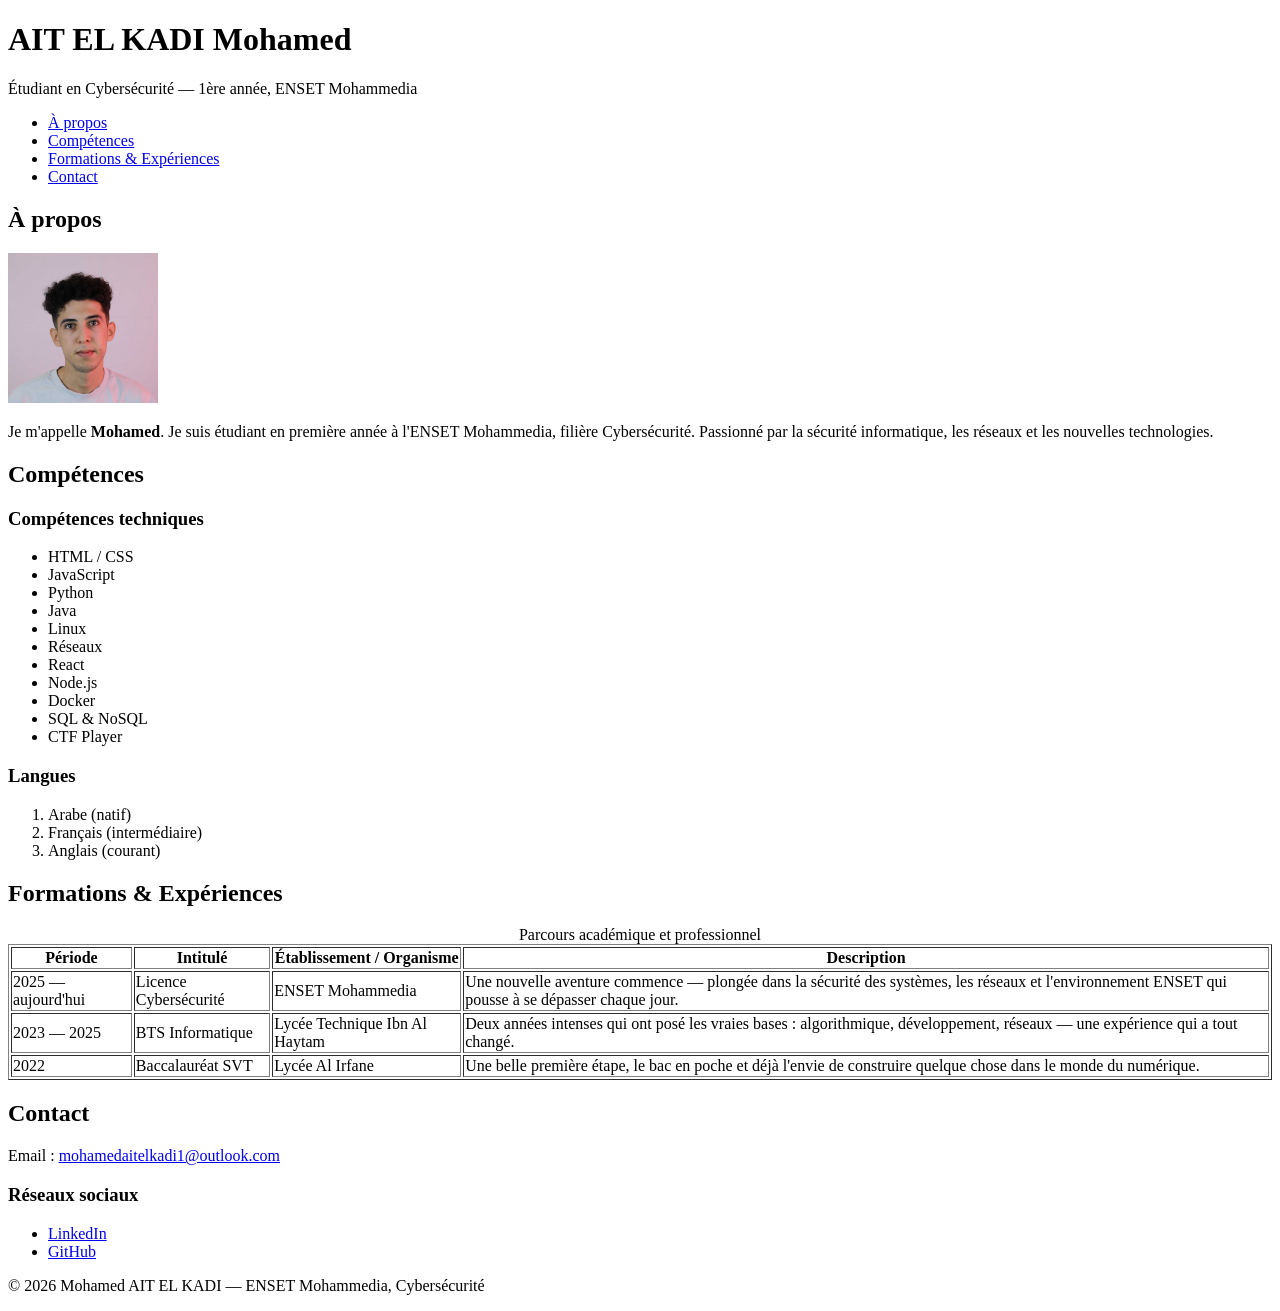
<file: tp1/index.html>
<!doctype html>
<html lang="fr">
  <head>
    <meta charset="UTF-8" />
    <meta name="viewport" content="width=device-width, initial-scale=1.0" />
    <title>AIT EL KADI Mohamed - CV Personnel</title>
  </head>
  <body>
    <header>
      <h1>AIT EL KADI Mohamed</h1>
      <p>Étudiant en Cybersécurité — 1ère année, ENSET Mohammedia</p>

      <nav>
        <ul>
          <li><a href="#apropos">À propos</a></li>
          <li><a href="#competences">Compétences</a></li>
          <li><a href="#formations">Formations &amp; Expériences</a></li>
          <li><a href="#contact">Contact</a></li>
        </ul>
      </nav>
    </header>

    <main>
      <section id="apropos">
        <h2>À propos</h2>
        <img
          src="./mohait-e.jpg"
          alt="Photo de profil de MOHAMED AIT EL KADI"
          width="150"
          height="150"
        />
        <p>
          Je m'appelle <strong>Mohamed</strong>. Je suis étudiant en première
          année à l'ENSET Mohammedia, filière Cybersécurité. Passionné par la
          sécurité informatique, les réseaux et les nouvelles technologies.
        </p>
      </section>

      <section id="competences">
        <h2>Compétences</h2>

        <h3>Compétences techniques</h3>
        <ul>
          <li>HTML / CSS</li>
          <li>JavaScript</li>
          <li>Python</li>
          <li>Java</li>
          <li>Linux</li>
          <li>Réseaux</li>
          <li>React</li>
          <li>Node.js</li>
          <li>Docker</li>
          <li>SQL &amp; NoSQL</li>
          <li>CTF Player</li>
        </ul>

        <h3>Langues</h3>
        <ol>
          <li>Arabe (natif)</li>
          <li>Français (intermédiaire)</li>
          <li>Anglais (courant)</li>
        </ol>
      </section>

      <section id="formations">
        <h2>Formations &amp; Expériences</h2>

        <table border="1px">
          <caption>
            Parcours académique et professionnel
          </caption>
          <thead>
            <tr>
              <th scope="col">Période</th>
              <th scope="col">Intitulé</th>
              <th scope="col">Établissement / Organisme</th>
              <th scope="col">Description</th>
            </tr>
          </thead>
          <tbody>
            <tr>
              <td>2025 — aujourd'hui</td>
              <td>Licence Cybersécurité</td>
              <td>ENSET Mohammedia</td>
              <td>
                Une nouvelle aventure commence — plongée dans la sécurité des
                systèmes, les réseaux et l'environnement ENSET qui pousse à se
                dépasser chaque jour.
              </td>
            </tr>
            <tr>
              <td>2023 — 2025</td>
              <td>BTS Informatique</td>
              <td>Lycée Technique Ibn Al Haytam</td>
              <td>
                Deux années intenses qui ont posé les vraies bases :
                algorithmique, développement, réseaux — une expérience qui a
                tout changé.
              </td>
            </tr>
            <tr>
              <td>2022</td>
              <td>Baccalauréat SVT</td>
              <td>Lycée Al Irfane</td>
              <td>
                Une belle première étape, le bac en poche et déjà l'envie de
                construire quelque chose dans le monde du numérique.
              </td>
            </tr>
          </tbody>
        </table>
      </section>

      <section id="contact">
        <h2>Contact</h2>
        <p>
          Email :
          <a href="mailto:mohamedaitelkadi1@outlook.com"
            >mohamedaitelkadi1@outlook.com</a
          >
        </p>

        <h3>Réseaux sociaux</h3>
        <ul>
          <li>
            <a
              href="https://www.linkedin.com/in/mohamed-ait-el-kadi-a4560124b/"
              target="_blank"
              rel="noopener noreferrer"
            >
              LinkedIn
            </a>
          </li>
          <li>
            <a
              href="https://github.com/MohamedKadi"
              target="_blank"
              rel="noopener noreferrer"
            >
              GitHub
            </a>
          </li>
        </ul>
      </section>
    </main>

    <footer>
      <p>&copy; 2026 Mohamed AIT EL KADI — ENSET Mohammedia, Cybersécurité</p>
    </footer>
  </body>
</html>
</file>
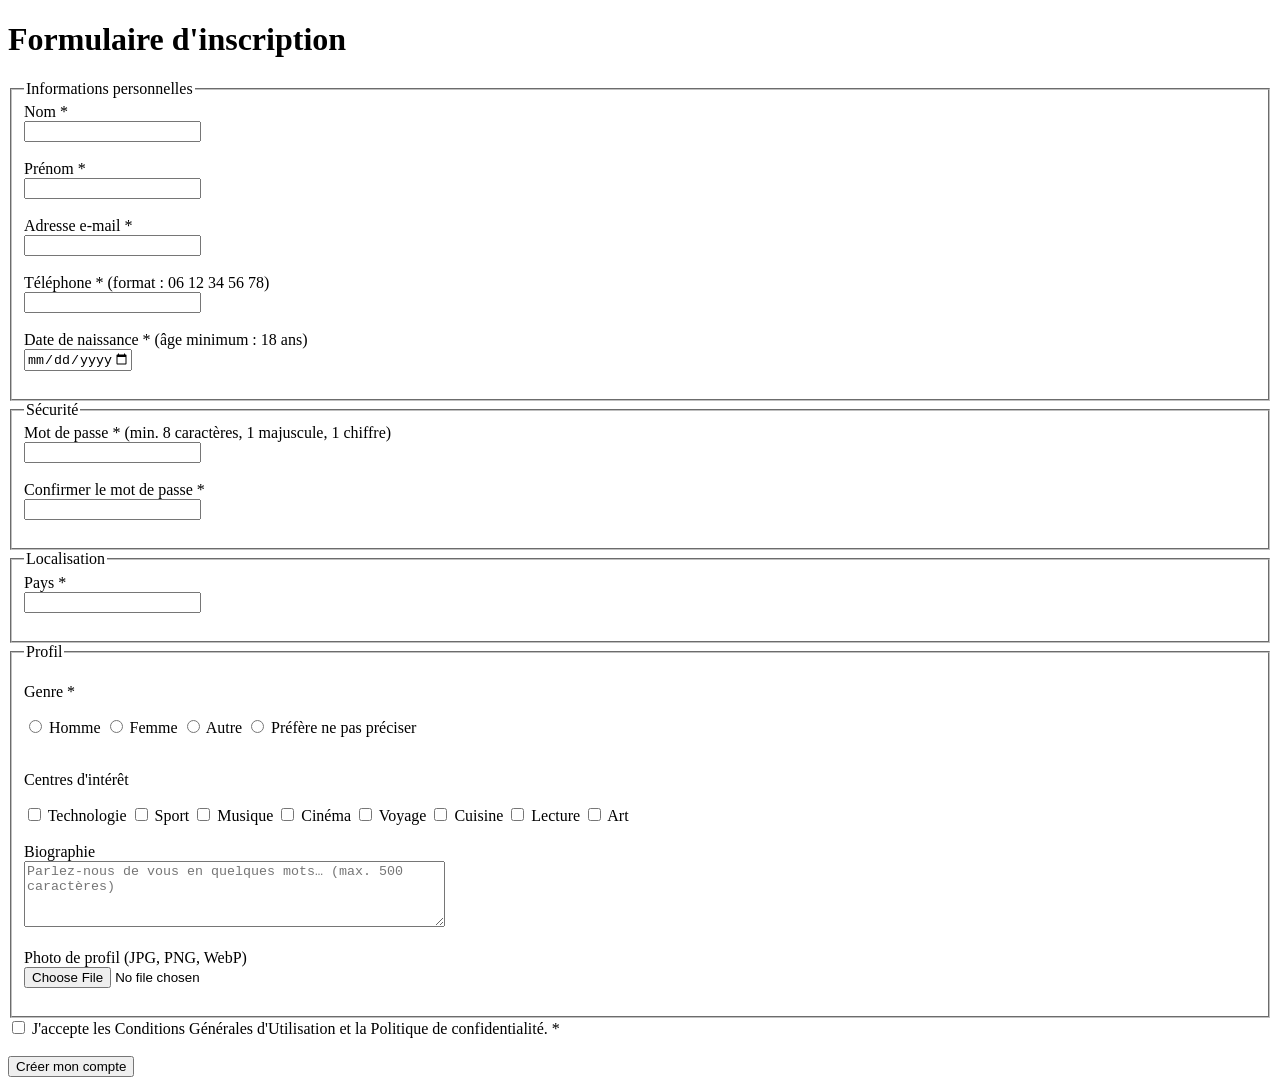
<file: tp2/index.html>
<!doctype html>
<html lang="fr">
  <head>
    <meta charset="UTF-8" />
    <meta name="viewport" content="width=device-width, initial-scale=1.0" />
    <title>Formulaire d'inscription</title>
  </head>
  <body>
    <h1>Formulaire d'inscription</h1>

    <form id="registrationForm" novalidate>
      <fieldset>
        <legend>Informations personnelles</legend>

        <label for="nom">Nom *</label><br />
        <input
          type="text"
          id="nom"
          name="nom"
          autocomplete="family-name"
          required
          minlength="2"
          maxlength="50"
          pattern="[A-Za-zÀ-ÿ\-' ]+"
          title="Veuillez saisir votre nom (lettres uniquement)."
        /><br /><br />

        <label for="prenom">Prénom *</label><br />
        <input
          type="text"
          id="prenom"
          name="prenom"
          autocomplete="given-name"
          required
          minlength="2"
          maxlength="50"
          pattern="[A-Za-zÀ-ÿ\-' ]+"
          title="Veuillez saisir votre prénom (lettres uniquement)."
        /><br /><br />

        <label for="email">Adresse e-mail *</label><br />
        <input
          type="email"
          id="email"
          name="email"
          autocomplete="email"
          required
          title="Veuillez saisir une adresse e-mail valide."
        /><br /><br />

        <label for="telephone">Téléphone * (format : 06 12 34 56 78)</label
        ><br />
        <input
          type="tel"
          id="telephone"
          name="telephone"
          autocomplete="tel"
          required
          pattern="(0|\+33)[1-9]([-. ]?[0-9]{2}){4}"
          title="Format invalide. Exemple : 06 12 34 56 78 ou +33 6 12 34 56 78"
        /><br /><br />

        <label for="ddn">Date de naissance * (âge minimum : 18 ans)</label
        ><br />
        <input
          type="date"
          id="ddn"
          name="date_naissance"
          autocomplete="bday"
          required
          title="Vous devez avoir au moins 18 ans."
        /><br /><br />
      </fieldset>

      <fieldset>
        <legend>Sécurité</legend>

        <label for="password"
          >Mot de passe * (min. 8 caractères, 1 majuscule, 1 chiffre)</label
        ><br />
        <input
          type="password"
          id="password"
          name="password"
          autocomplete="new-password"
          required
          minlength="8"
          pattern="(?=.*[A-Z])(?=.*[0-9]).{8,}"
          title="Min. 8 caractères avec au moins 1 majuscule et 1 chiffre."
        /><br /><br />

        <label for="password2">Confirmer le mot de passe *</label><br />
        <input
          type="password"
          id="password2"
          name="password_confirm"
          autocomplete="new-password"
          required
        /><br /><br />
      </fieldset>

      <fieldset>
        <legend>Localisation</legend>

        <label for="pays">Pays *</label><br />
        <input
          list="pays-list"
          id="pays"
          name="pays"
          autocomplete="country-name"
          required
          title="Veuillez sélectionner ou saisir votre pays."
        />
        <datalist id="pays-list">
          <option value="France"></option>
          <option value="Maroc"></option>
          <option value="Algérie"></option>
          <option value="Tunisie"></option>
          <option value="Belgique"></option>
          <option value="Suisse"></option>
          <option value="Canada"></option>
          <option value="Sénégal"></option>
          <option value="Côte d'Ivoire"></option>
          <option value="Espagne"></option>
          <option value="Italie"></option>
          <option value="Allemagne"></option>
          <option value="États-Unis"></option></datalist
        ><br /><br />
      </fieldset>

      <fieldset>
        <legend>Profil</legend>

        <p>Genre *</p>
        <label
          ><input type="radio" name="genre" value="homme" required />
          Homme</label
        >
        <label><input type="radio" name="genre" value="femme" /> Femme</label>
        <label><input type="radio" name="genre" value="autre" /> Autre</label>
        <label
          ><input type="radio" name="genre" value="non_precise" /> Préfère ne
          pas préciser</label
        >
        <br /><br />

        <p>Centres d'intérêt</p>
        <label
          ><input type="checkbox" name="interets" value="tech" />
          Technologie</label
        >
        <label
          ><input type="checkbox" name="interets" value="sport" /> Sport</label
        >
        <label
          ><input type="checkbox" name="interets" value="musique" />
          Musique</label
        >
        <label
          ><input type="checkbox" name="interets" value="cinema" />
          Cinéma</label
        >
        <label
          ><input type="checkbox" name="interets" value="voyage" />
          Voyage</label
        >
        <label
          ><input type="checkbox" name="interets" value="cuisine" />
          Cuisine</label
        >
        <label
          ><input type="checkbox" name="interets" value="lecture" />
          Lecture</label
        >
        <label><input type="checkbox" name="interets" value="art" /> Art</label>
        <br /><br />

        <label for="bio">Biographie</label><br />
        <textarea
          id="bio"
          name="bio"
          maxlength="500"
          rows="4"
          cols="50"
          placeholder="Parlez-nous de vous en quelques mots… (max. 500 caractères)"
        ></textarea
        ><br /><br />

        <label for="photo">Photo de profil (JPG, PNG, WebP)</label><br />
        <input
          type="file"
          id="photo"
          name="photo"
          accept="image/png, image/jpeg, image/webp"
        /><br /><br />
      </fieldset>

      <label>
        <input
          type="checkbox"
          id="cgu"
          name="cgu"
          required
          title="Vous devez accepter les CGU pour continuer."
        />
        J'accepte les Conditions Générales d'Utilisation et la Politique de
        confidentialité. *
      </label>
      <br /><br />

      <button type="submit">Créer mon compte</button>
    </form>

    <script>
      const ddn = document.getElementById("ddn");
      const max = new Date();
      max.setFullYear(max.getFullYear() - 18);
      ddn.max = max.toISOString().split("T")[0];

      ddn.addEventListener("change", () => {
        const age =
          (new Date() - new Date(ddn.value)) / (1000 * 60 * 60 * 24 * 365.25);
        ddn.setCustomValidity(
          age < 18 ? "Vous devez avoir au moins 18 ans." : "",
        );
      });

      const pw = document.getElementById("password");
      const pw2 = document.getElementById("password2");
      pw2.addEventListener("input", () => {
        pw2.setCustomValidity(
          pw.value !== pw2.value
            ? "Les mots de passe ne correspondent pas."
            : "",
        );
      });
      pw.addEventListener("input", () => {
        if (pw2.value) pw2.dispatchEvent(new Event("input"));
      });

      document
        .getElementById("registrationForm")
        .addEventListener("submit", (e) => {
          e.preventDefault();
          if (e.target.checkValidity()) {
            alert("Inscription réussie !");
          } else {
            e.target.reportValidity();
          }
        });
    </script>
  </body>
</html>
</file>
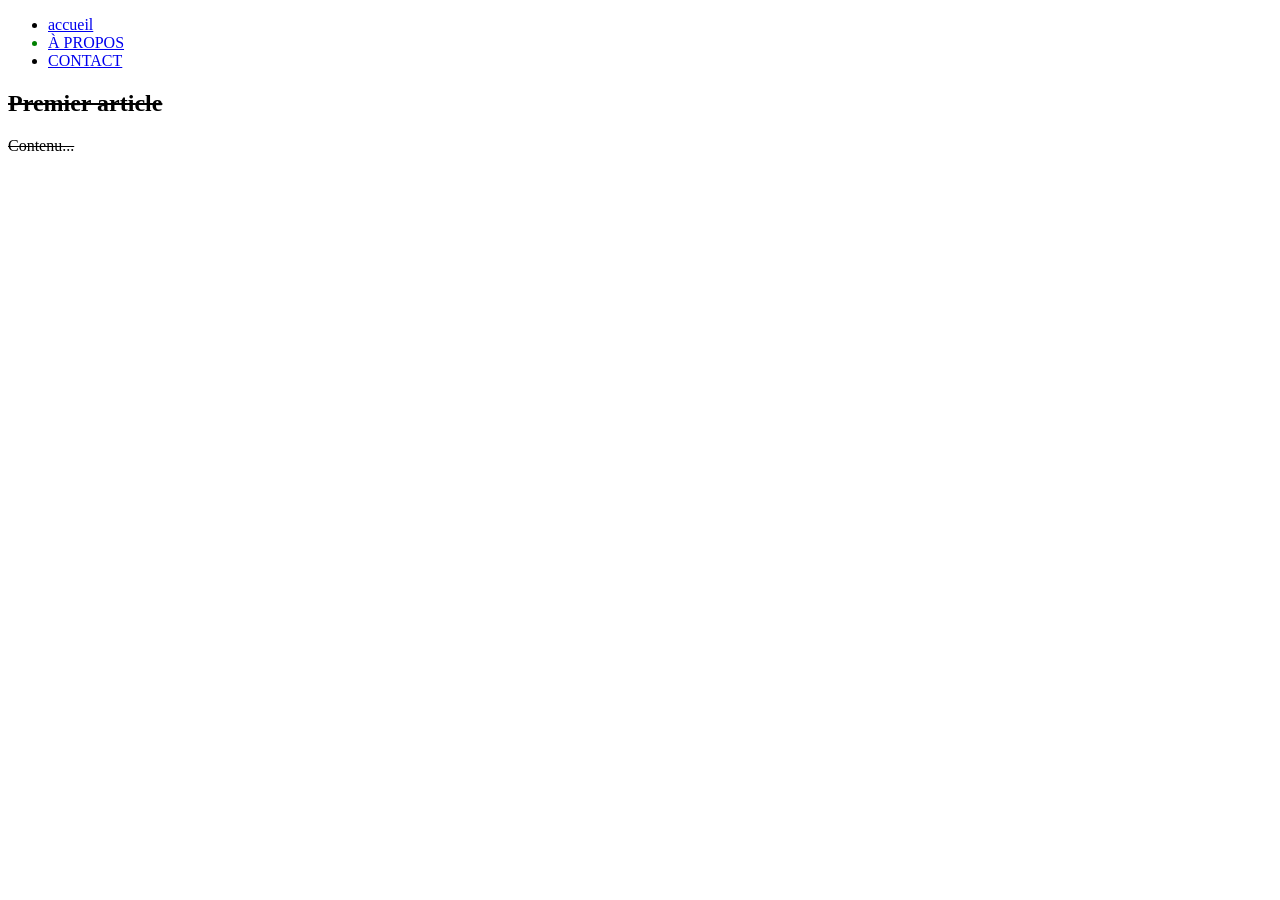
<file: tp4_css/ex01.html>
<!DOCTYPE html>
<html lang="en">
<head>
    <meta charset="UTF-8">
    <meta name="viewport" content="width=device-width, initial-scale=1.0">
    <title>Document</title>
    <link rel="stylesheet" href="ex01.css">
</head>
<body>
    <nav class="main-nav">
  <ul>
    <li><a href="/" class="active">Accueil</a></li>
    <li><a href="/about">À propos</a></li>
    <li><a href="/contact">Contact</a></li>
  </ul>
</nav>
<main>
  <article class="post featured">
    <h2>Premier article</h2>
    <p>Contenu...</p>
  </article>
</body>
</html>
</file>
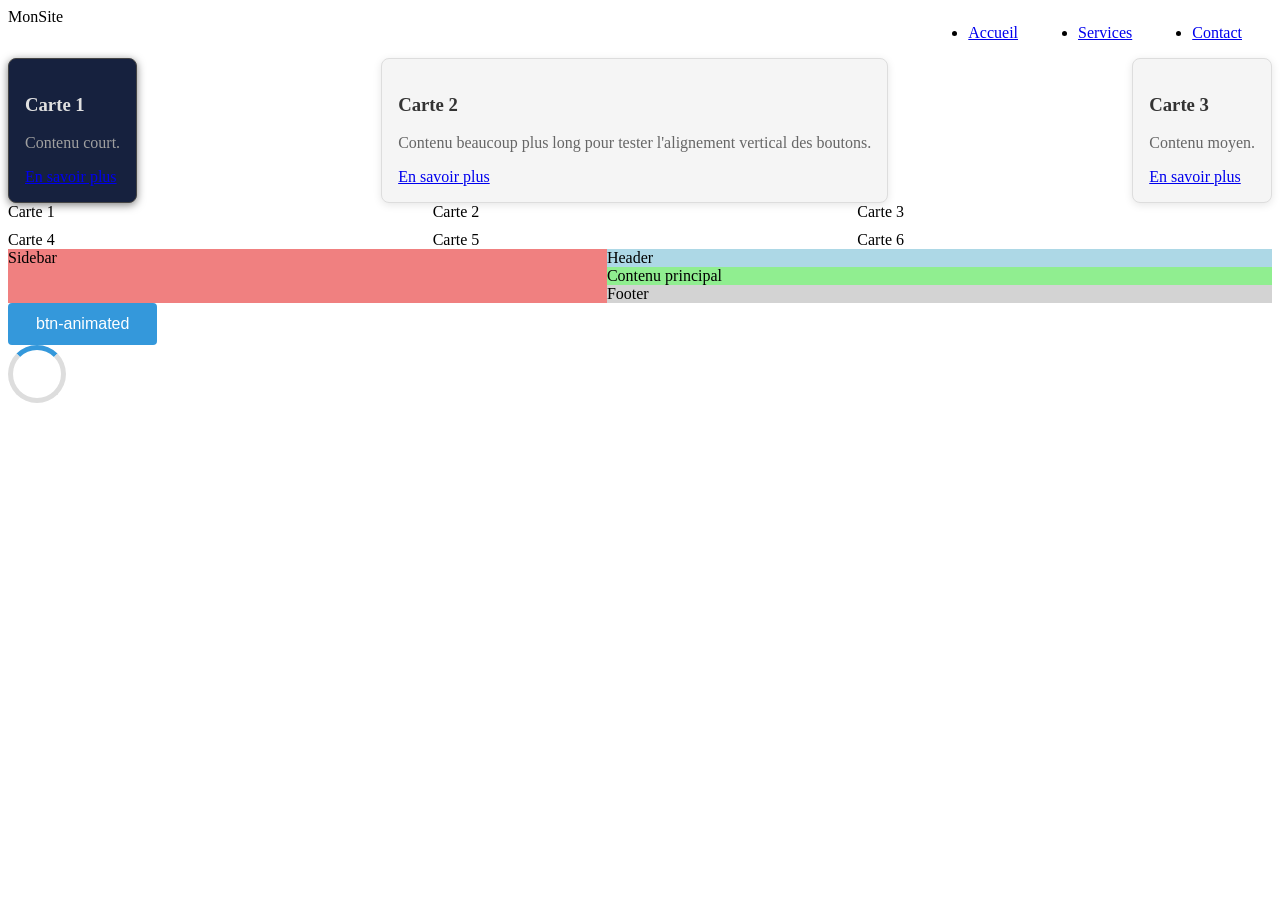
<file: tp4_css/ex03.html>
<!doctype html>
<html lang="en">
  <head>
    <meta charset="UTF-8" />
    <meta name="viewport" content="width=device-width, initial-scale=1.0" />
    <title>Document</title>
    <link rel="stylesheet" href="ex03.css" />
  </head>
  <body>
    <nav class="navbar">
      <div class="logo">MonSite</div>
      <ul class="nav-links">
        <li><a href="#">Accueil</a></li>
        <li><a href="#">Services</a></li>
        <li><a href="#">Contact</a></li>
      </ul>
    </nav>
    <div class="cards">
      <div class="card themed-card" data-theme="dark">
        <h3>Carte 1</h3>
        <p>Contenu court.</p>
        <a href="#" class="card-link">En savoir plus</a>
      </div>
      <div class="card themed-card">
        <h3>Carte 2</h3>
        <p>
          Contenu beaucoup plus long pour tester l'alignement vertical des
          boutons.
        </p>
        <a href="#" class="card-link">En savoir plus</a>
      </div>
      <div class="card themed-card">
        <h3>Carte 3</h3>
        <p>Contenu moyen.</p>
        <a href="#" class="card-link">En savoir plus</a>
      </div>
    </div>
    <div class="grid-cards">
      <div class="card">Carte 1</div>
      <div class="card">Carte 2</div>
      <div class="card">Carte 3</div>
      <div class="card">Carte 4</div>
      <div class="card">Carte 5</div>
      <div class="card">Carte 6</div>
    </div>
    <div class="page-layout">
      <header class="header">Header</header>
      <nav class="sidebar">Sidebar</nav>
      <main class="main">Contenu principal</main>
      <footer class="footer">Footer</footer>
    </div>
    <div>
      <button class="btn-animated">btn-animated</button>
    </div>
    <div>
      <div class="spinner"></div>
    </div>
  </body>
</html>
</file>
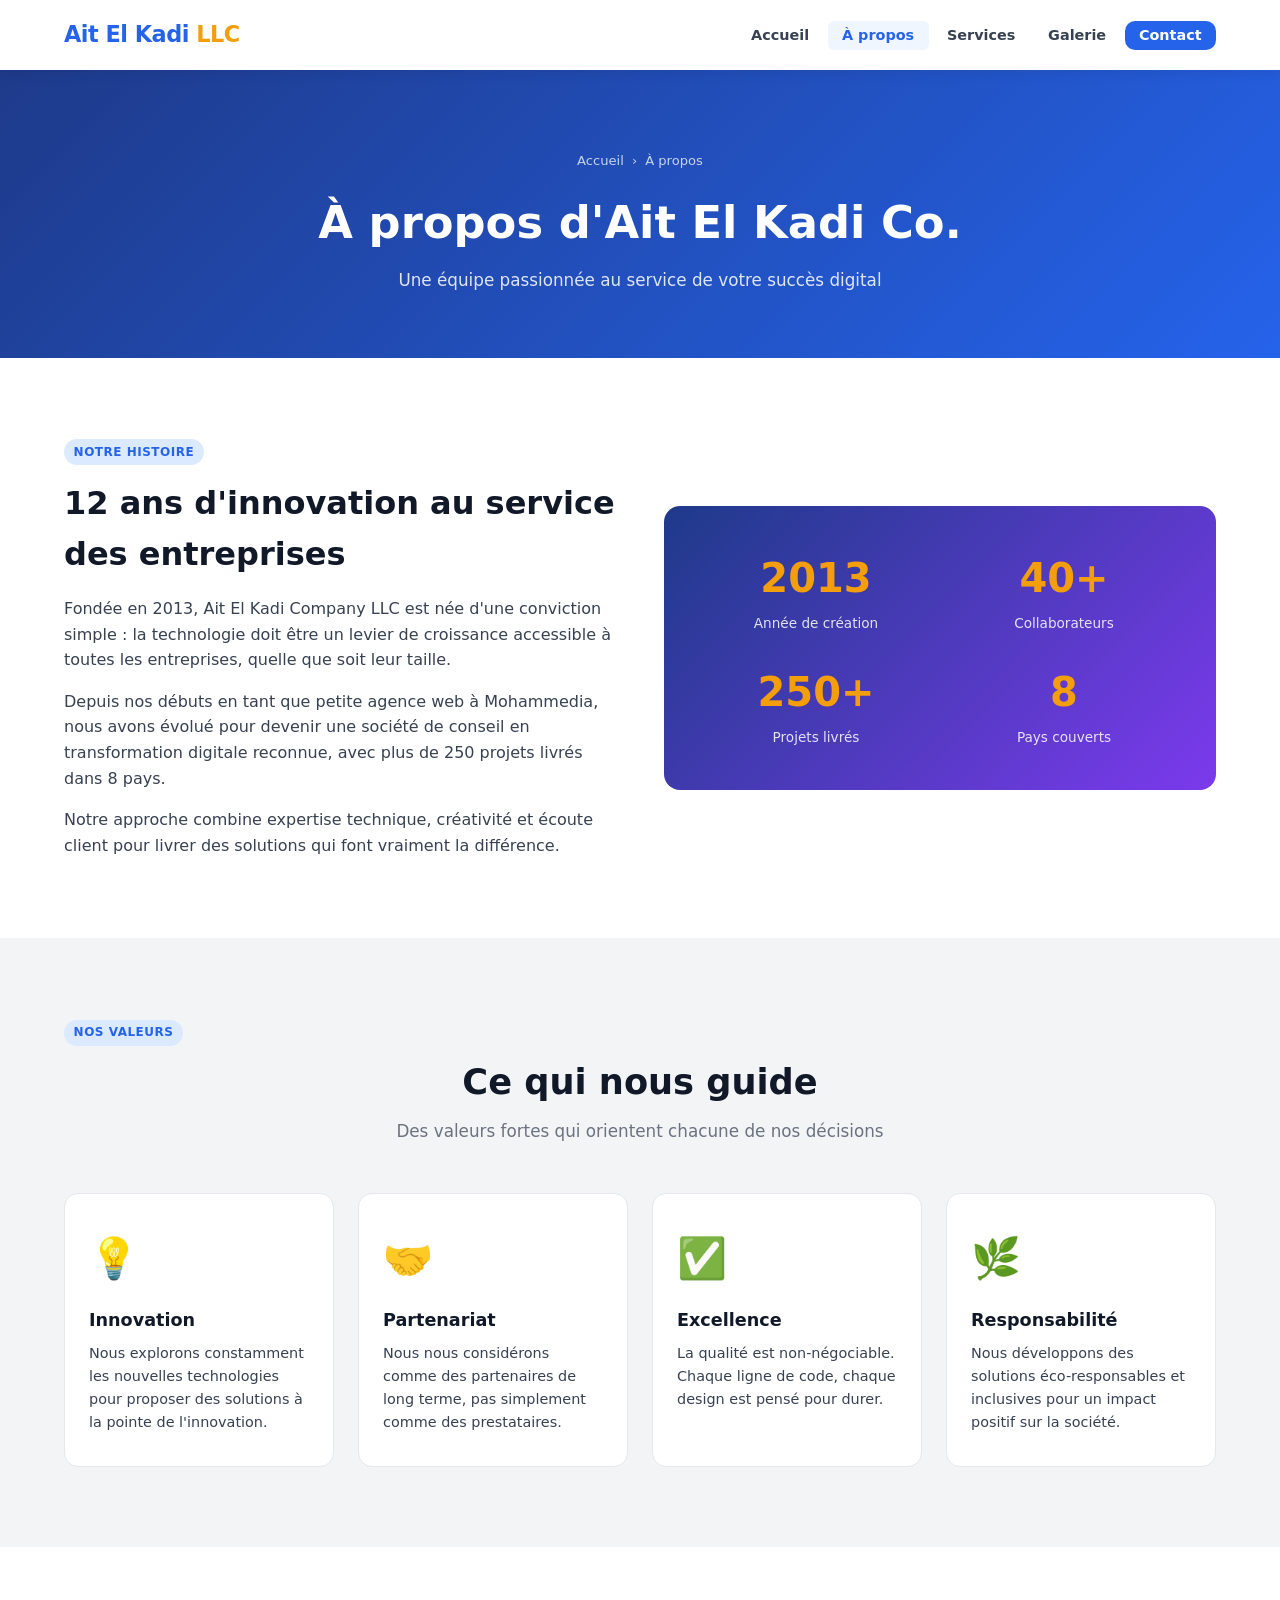
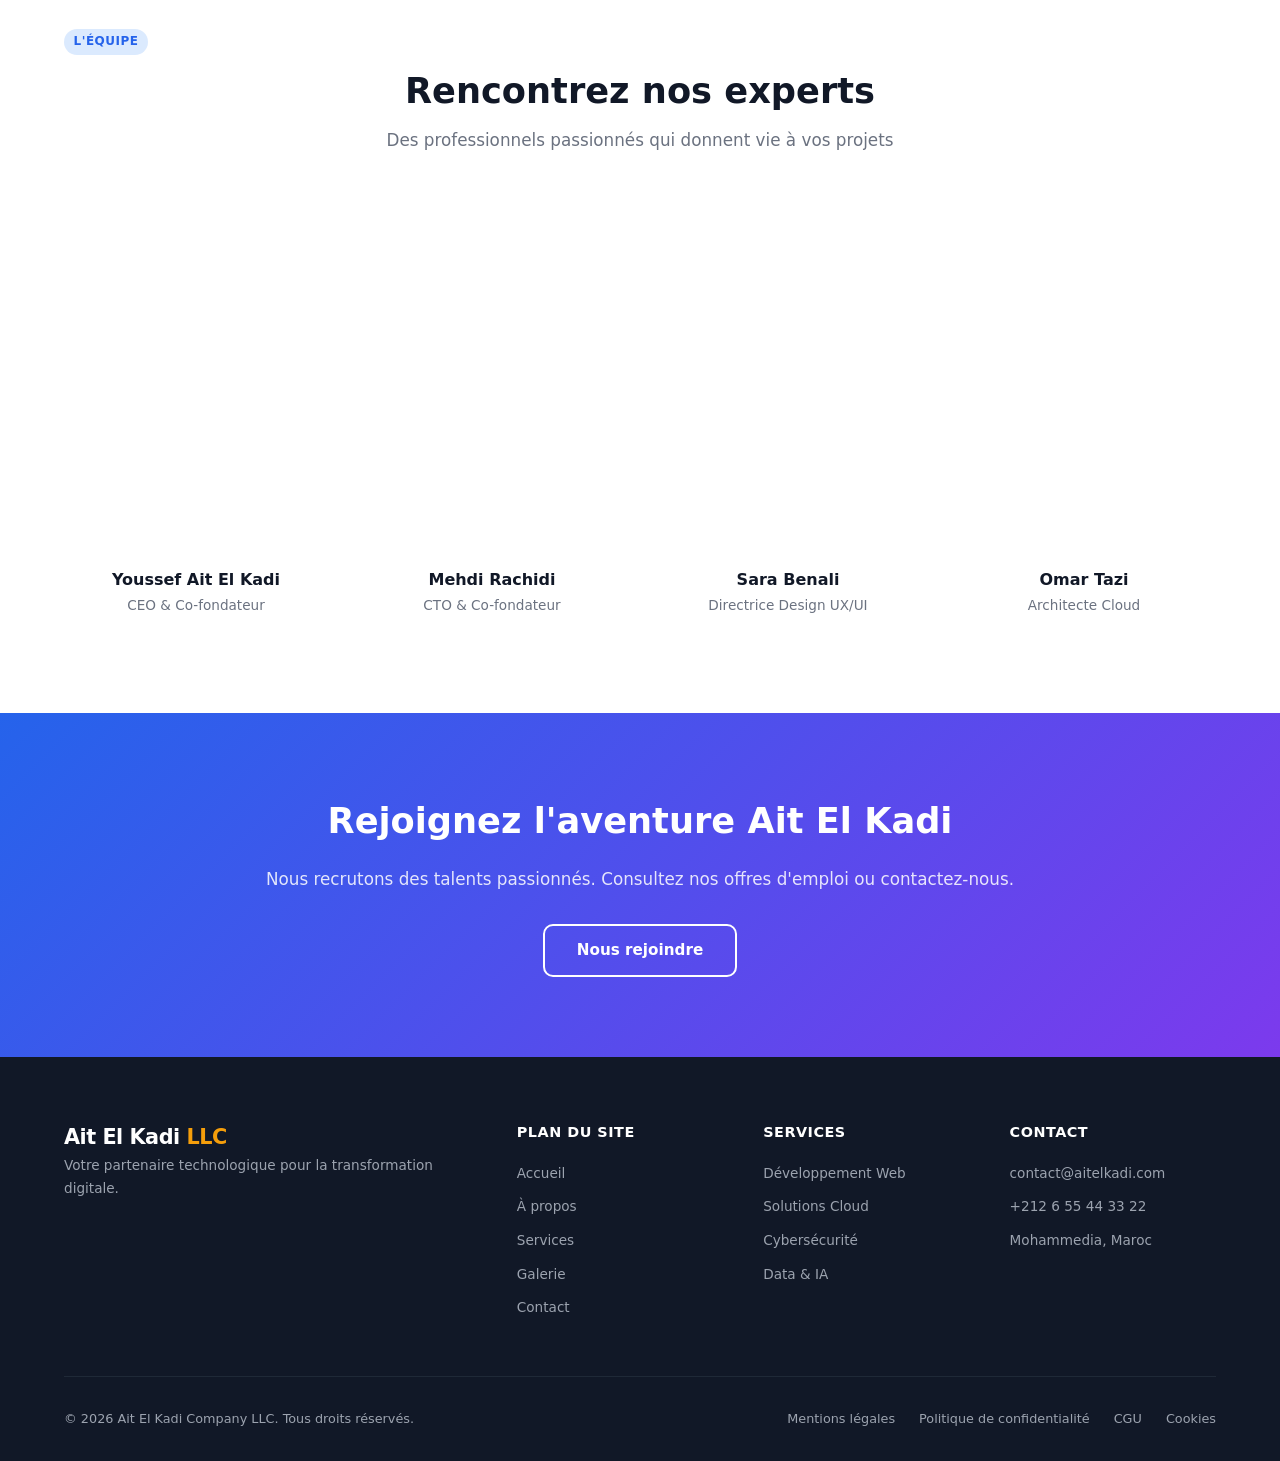
<file: tp3/site/pages/about.html>
<!DOCTYPE html>
<html lang="fr">
<head>
  <meta charset="UTF-8" />
  <meta name="viewport" content="width=device-width, initial-scale=1.0" />
  <title>À propos – Ait El Kadi Company LLC</title>
  <meta name="description" content="Découvrez l'histoire, les valeurs et l'équipe derrière Ait El Kadi Company LLC." />
  <meta name="keywords" content="équipe, histoire, valeurs, Ait El Kadi Company LLC" />
  <meta name="author" content="Ait El Kadi Company LLC" />

  <!-- Open Graph -->
  <meta property="og:type"        content="website" />
  <meta property="og:title"       content="À propos – Ait El Kadi Company LLC" />
  <meta property="og:description" content="Découvrez l'histoire, les valeurs et l'équipe derrière Ait El Kadi Company LLC." />
  <meta property="og:url"         content="http://c3-mo-aitelkadi.enset.ma/tp3/site/pages/about.html" />
  <meta property="og:image"       content="http://c3-mo-aitelkadi.enset.ma/tp3/site/images/og-about.jpg" />
  <meta property="og:site_name"   content="Ait El Kadi Company LLC" />

  <link rel="stylesheet" href="../css/style.css" />
</head>
<body>

<!-- HEADER -->
<header>
  <nav class="container">
    <a href="../index.html" class="logo">Ait El Kadi<span> LLC</span></a>
    <ul class="nav-links">
      <li><a href="../index.html">Accueil</a></li>
      <li><a href="about.html" class="active">À propos</a></li>
      <li><a href="services.html">Services</a></li>
      <li><a href="gallery.html">Galerie</a></li>
      <li><a href="contact.html" class="nav-cta">Contact</a></li>
    </ul>
    <button class="hamburger" aria-label="Menu"><span></span><span></span><span></span></button>
  </nav>
</header>

<!-- PAGE HERO -->
<section class="page-hero">
  <div class="container">
    <nav class="breadcrumb" aria-label="fil d'Ariane">
      <a href="../index.html">Accueil</a>
      <span>›</span>
      <span>À propos</span>
    </nav>
    <h1>À propos d'Ait El Kadi Co.</h1>
    <p>Une équipe passionnée au service de votre succès digital</p>
  </div>
</section>

<!-- NOTRE HISTOIRE -->
<section class="section">
  <div class="container">
    <div style="display:grid;grid-template-columns:1fr 1fr;gap:3rem;align-items:center;">

      <div>
        <span class="badge">Notre histoire</span>
        <h2 style="font-size:clamp(1.5rem,3vw,2rem);font-weight:800;color:var(--dark);margin:0.8rem 0 1rem">
          12 ans d'innovation au service des entreprises
        </h2>
        <p style="margin-bottom:1rem">
          Fondée en 2013, Ait El Kadi Company LLC est née d'une conviction simple : la technologie doit être un levier de croissance accessible à toutes les entreprises, quelle que soit leur taille.
        </p>
        <p style="margin-bottom:1rem">
          Depuis nos débuts en tant que petite agence web à Mohammedia, nous avons évolué pour devenir une société de conseil en transformation digitale reconnue, avec plus de 250 projets livrés dans 8 pays.
        </p>
        <p>
          Notre approche combine expertise technique, créativité et écoute client pour livrer des solutions qui font vraiment la différence.
        </p>
      </div>

      <div style="background:linear-gradient(135deg,#1e3a8a,#7c3aed);border-radius:16px;padding:2.5rem;color:white;">
        <div style="display:grid;grid-template-columns:1fr 1fr;gap:1.5rem;text-align:center;">
          <div>
            <strong style="font-size:2.5rem;font-weight:900;color:#f59e0b;display:block">2013</strong>
            <span style="font-size:0.85rem;opacity:0.85">Année de création</span>
          </div>
          <div>
            <strong style="font-size:2.5rem;font-weight:900;color:#f59e0b;display:block">40+</strong>
            <span style="font-size:0.85rem;opacity:0.85">Collaborateurs</span>
          </div>
          <div>
            <strong style="font-size:2.5rem;font-weight:900;color:#f59e0b;display:block">250+</strong>
            <span style="font-size:0.85rem;opacity:0.85">Projets livrés</span>
          </div>
          <div>
            <strong style="font-size:2.5rem;font-weight:900;color:#f59e0b;display:block">8</strong>
            <span style="font-size:0.85rem;opacity:0.85">Pays couverts</span>
          </div>
        </div>
      </div>

    </div>
  </div>
</section>

<!-- NOS VALEURS -->
<section class="section testimonials-bg">
  <div class="container">
    <span class="badge">Nos valeurs</span>
    <h2 class="section-title" style="margin-top:0.5rem">Ce qui nous guide</h2>
    <p class="section-sub">Des valeurs fortes qui orientent chacune de nos décisions</p>

    <div class="services-grid">
      <div class="service-card">
        <div class="service-icon">💡</div>
        <h3>Innovation</h3>
        <p>Nous explorons constamment les nouvelles technologies pour proposer des solutions à la pointe de l'innovation.</p>
      </div>
      <div class="service-card">
        <div class="service-icon">🤝</div>
        <h3>Partenariat</h3>
        <p>Nous nous considérons comme des partenaires de long terme, pas simplement comme des prestataires.</p>
      </div>
      <div class="service-card">
        <div class="service-icon">✅</div>
        <h3>Excellence</h3>
        <p>La qualité est non-négociable. Chaque ligne de code, chaque design est pensé pour durer.</p>
      </div>
      <div class="service-card">
        <div class="service-icon">🌿</div>
        <h3>Responsabilité</h3>
        <p>Nous développons des solutions éco-responsables et inclusives pour un impact positif sur la société.</p>
      </div>
    </div>
  </div>
</section>

<!-- L'ÉQUIPE -->
<section class="section">
  <div class="container">
    <span class="badge">L'équipe</span>
    <h2 class="section-title" style="margin-top:0.5rem">Rencontrez nos experts</h2>
    <p class="section-sub">Des professionnels passionnés qui donnent vie à vos projets</p>

    <div class="team-grid">

      <div class="team-card">
        <figure>
          <!-- srcset pour image responsive -->
          <img
            src="https://picsum.photos/seed/ceo/400/533"
            srcset=""
            sizes="(max-width: 600px) 100vw, 220px"
            alt="Photo de Youssef Ait El Kadi, CEO"
            loading="lazy"
            width="400"
            height="533"
            onerror="this.src='https://picsum.photos/seed/ceo/400/533'"
          />
          <figcaption>
            <h3>Youssef Ait El Kadi</h3>
            <p>CEO & Co-fondateur</p>
          </figcaption>
        </figure>
      </div>

      <div class="team-card">
        <figure>
          <img
            src="https://picsum.photos/seed/cto/400/533"
            srcset=""
            sizes="(max-width: 600px) 100vw, 220px"
            alt="Photo de Mehdi Rachidi, CTO"
            loading="lazy"
            width="400"
            height="533"
            onerror="this.src='https://picsum.photos/seed/cto/400/533'"
          />
          <figcaption>
            <h3>Mehdi Rachidi</h3>
            <p>CTO & Co-fondateur</p>
          </figcaption>
        </figure>
      </div>

      <div class="team-card">
        <figure>
          <img
            src="https://picsum.photos/seed/design/400/533"
            srcset=""
            sizes="(max-width: 600px) 100vw, 220px"
            alt="Photo de Sara Benali, Directrice Design"
            loading="lazy"
            width="400"
            height="533"
            onerror="this.src='https://picsum.photos/seed/design/400/533'"
          />
          <figcaption>
            <h3>Sara Benali</h3>
            <p>Directrice Design UX/UI</p>
          </figcaption>
        </figure>
      </div>

      <div class="team-card">
        <figure>
          <img
            src="https://picsum.photos/seed/cloud/400/533"
            srcset=""
            sizes="(max-width: 600px) 100vw, 220px"
            alt="Photo de Omar Tazi, Architecte Cloud"
            loading="lazy"
            width="400"
            height="533"
            onerror="this.src='https://picsum.photos/seed/cloud/400/533'"
          />
          <figcaption>
            <h3>Omar Tazi</h3>
            <p>Architecte Cloud</p>
          </figcaption>
        </figure>
      </div>

    </div>
  </div>
</section>

<!-- CTA -->
<section class="cta-banner">
  <div class="container">
    <h2>Rejoignez l'aventure Ait El Kadi</h2>
    <p>Nous recrutons des talents passionnés. Consultez nos offres d'emploi ou contactez-nous.</p>
    <a href="contact.html" class="btn btn-outline">Nous rejoindre</a>
  </div>
</section>

<!-- FOOTER -->
<footer>
  <div class="container">
    <div class="footer-grid">
      <div class="footer-brand">
        <a href="../index.html" class="logo">Ait El Kadi<span> LLC</span></a>
        <p>Votre partenaire technologique pour la transformation digitale.</p>
      </div>
      <div class="footer-col">
        <h4>Plan du site</h4>
        <ul>
          <li><a href="../index.html">Accueil</a></li>
          <li><a href="about.html">À propos</a></li>
          <li><a href="services.html">Services</a></li>
          <li><a href="gallery.html">Galerie</a></li>
          <li><a href="contact.html">Contact</a></li>
        </ul>
      </div>
      <div class="footer-col">
        <h4>Services</h4>
        <ul>
          <li><a href="services.html">Développement Web</a></li>
          <li><a href="services.html">Solutions Cloud</a></li>
          <li><a href="services.html">Cybersécurité</a></li>
          <li><a href="services.html">Data & IA</a></li>
        </ul>
      </div>
      <div class="footer-col">
        <h4>Contact</h4>
        <ul>
          <li><a href="mailto:contact@aitelkadi.com">contact@aitelkadi.com</a></li>
          <li><a href="tel:+212655443322">+212 6 55 44 33 22</a></li>
          <li><a href="#">Mohammedia, Maroc</a></li>
        </ul>
      </div>
    </div>
    <div class="footer-bottom">
      <p>© 2026 Ait El Kadi Company LLC. Tous droits réservés.</p>
      <div class="footer-legal">
        <a href="#">Mentions légales</a>
        <a href="#">Politique de confidentialité</a>
        <a href="#">CGU</a>
        <a href="#">Cookies</a>
      </div>
    </div>
  </div>
</footer>

<script src="../js/main.js"></script>
</body>
</html>
</file>
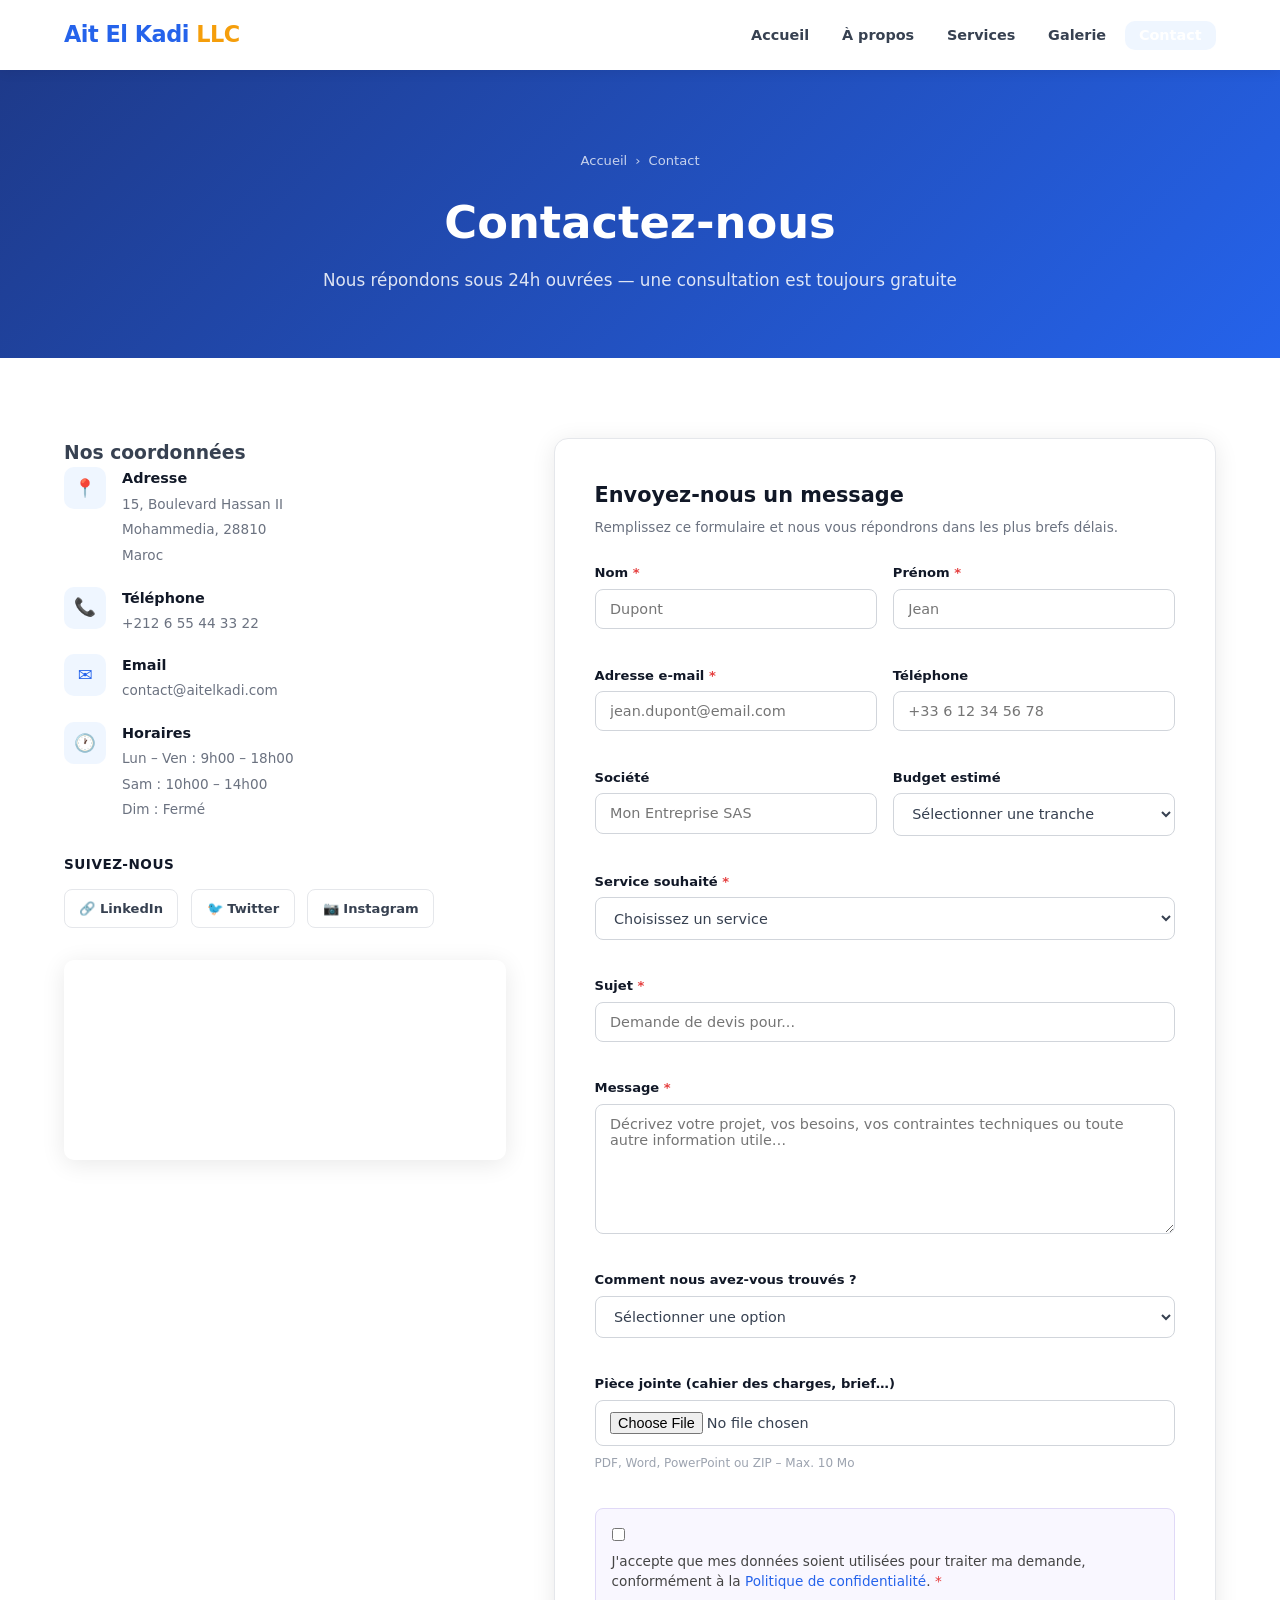
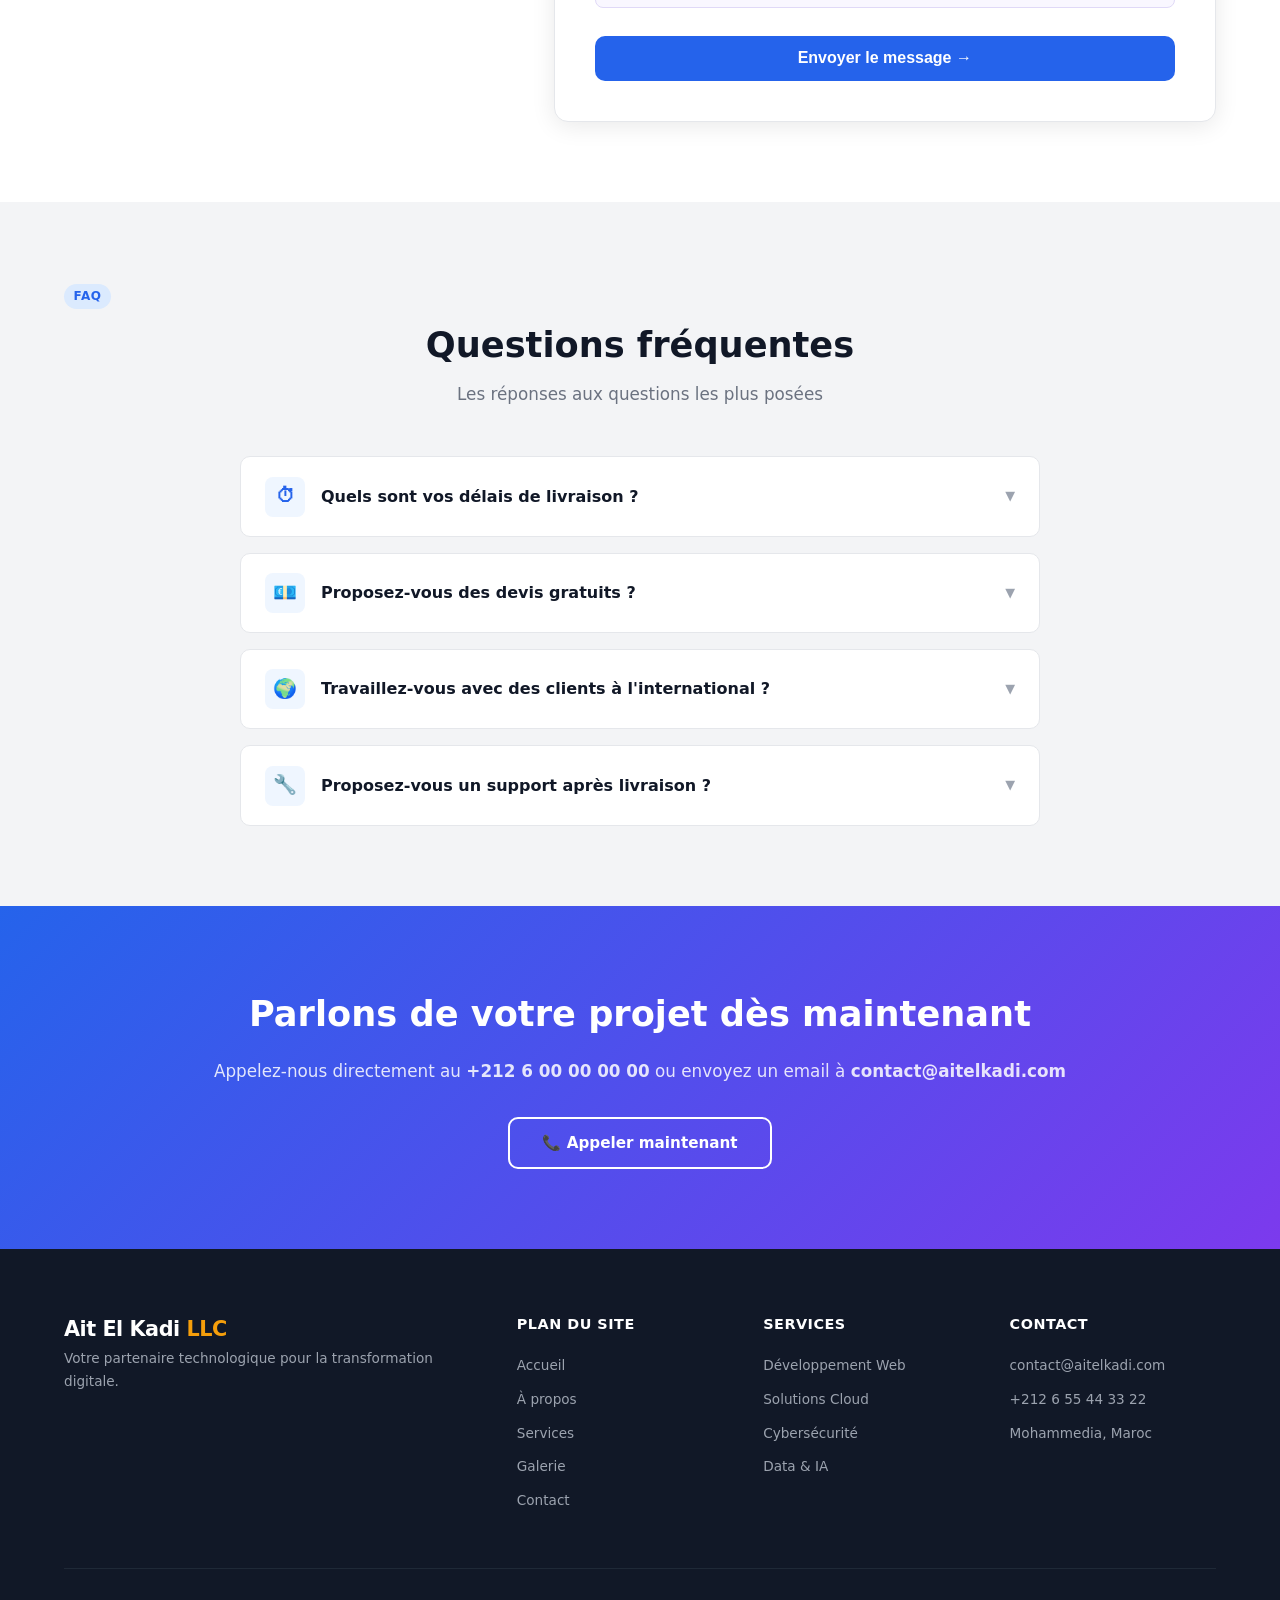
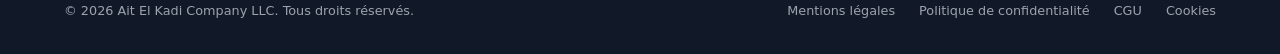
<file: tp3/site/pages/contact.html>
<!doctype html>
<html lang="fr">
  <head>
    <meta charset="UTF-8" />
    <meta name="viewport" content="width=device-width, initial-scale=1.0" />
    <title>Contact – Ait El Kadi Company LLC</title>
    <meta
      name="description"
      content="Contactez Ait El Kadi Company LLC pour discuter de votre projet ou demander un devis gratuit."
    />
    <meta
      name="keywords"
      content="contact, devis, projet, Ait El Kadi Co., email, téléphone"
    />
    <meta name="author" content="Ait El Kadi Company LLC" />

    <meta property="og:type" content="website" />
    <meta property="og:title" content="Contact – Ait El Kadi Company LLC" />
    <meta
      property="og:description"
      content="Contactez-nous pour discuter de votre projet digital."
    />
    <meta
      property="og:url"
      content="http://c3-mo-aitelkadi.enset.ma/tp3/site/pages/contact.html"
    />
    <meta
      property="og:image"
      content="http://c3-mo-aitelkadi.enset.ma/tp3/site/images/og-contact.jpg"
    />
    <meta property="og:site_name" content="Ait El Kadi Company LLC" />

    <link rel="stylesheet" href="../css/style.css" />
  </head>
  <body>
    <!-- HEADER -->
    <header>
      <nav class="container">
        <a href="../index.html" class="logo">Ait El Kadi<span> LLC</span></a>
        <ul class="nav-links">
          <li><a href="../index.html">Accueil</a></li>
          <li><a href="about.html">À propos</a></li>
          <li><a href="services.html">Services</a></li>
          <li><a href="gallery.html">Galerie</a></li>
          <li><a href="contact.html" class="nav-cta active">Contact</a></li>
        </ul>
        <button class="hamburger" aria-label="Menu">
          <span></span><span></span><span></span>
        </button>
      </nav>
    </header>

    <!-- PAGE HERO -->
    <section class="page-hero">
      <div class="container">
        <nav class="breadcrumb" aria-label="fil d'Ariane">
          <a href="../index.html">Accueil</a>
          <span>›</span>
          <span>Contact</span>
        </nav>
        <h1>Contactez-nous</h1>
        <p>
          Nous répondons sous 24h ouvrées — une consultation est toujours
          gratuite
        </p>
      </div>
    </section>

    <!-- CONTACT SECTION -->
    <section class="section">
      <div class="container">
        <div class="contact-layout">
          <!-- Informations de contact -->
          <aside>
            <h3>Nos coordonnées</h3>

            <div class="info-item">
              <div class="info-icon">📍</div>
              <div>
                <strong>Adresse</strong>
                <span
                  >15, Boulevard Hassan II<br />Mohammedia, 28810<br />Maroc</span
                >
              </div>
            </div>

            <div class="info-item">
              <div class="info-icon">📞</div>
              <div>
                <strong>Téléphone</strong>
                <span><a href="tel:+212655443322">+212 6 55 44 33 22</a></span>
              </div>
            </div>

            <div class="info-item">
              <div class="info-icon">✉️</div>
              <div>
                <strong>Email</strong>
                <span
                  ><a href="mailto:contact@aitelkadi.com"
                    >contact@aitelkadi.com</a
                  ></span
                >
              </div>
            </div>

            <div class="info-item">
              <div class="info-icon">🕐</div>
              <div>
                <strong>Horaires</strong>
                <span
                  >Lun – Ven : 9h00 – 18h00<br />Sam : 10h00 – 14h00<br />Dim :
                  Fermé</span
                >
              </div>
            </div>

            <!-- Réseaux sociaux -->
            <div style="margin-top: 2rem">
              <h4
                style="
                  font-size: 0.85rem;
                  font-weight: 700;
                  color: var(--dark);
                  margin-bottom: 0.8rem;
                  text-transform: uppercase;
                  letter-spacing: 0.5px;
                "
              >
                Suivez-nous
              </h4>
              <div style="display: flex; gap: 0.8rem; flex-wrap: wrap">
                <a
                  href="#"
                  style="
                    display: flex;
                    align-items: center;
                    gap: 0.4rem;
                    padding: 0.5rem 0.9rem;
                    border: 1.5px solid #e5e7eb;
                    border-radius: 8px;
                    font-size: 0.82rem;
                    font-weight: 600;
                    transition: all 0.2s;
                  "
                  onmouseover="
                    this.style.borderColor = '#2563eb';
                    this.style.color = '#2563eb';
                  "
                  onmouseout="
                    this.style.borderColor = '#e5e7eb';
                    this.style.color = '';
                  "
                  >🔗 LinkedIn</a
                >
                <a
                  href="#"
                  style="
                    display: flex;
                    align-items: center;
                    gap: 0.4rem;
                    padding: 0.5rem 0.9rem;
                    border: 1.5px solid #e5e7eb;
                    border-radius: 8px;
                    font-size: 0.82rem;
                    font-weight: 600;
                    transition: all 0.2s;
                  "
                  onmouseover="
                    this.style.borderColor = '#2563eb';
                    this.style.color = '#2563eb';
                  "
                  onmouseout="
                    this.style.borderColor = '#e5e7eb';
                    this.style.color = '';
                  "
                  >🐦 Twitter</a
                >
                <a
                  href="#"
                  style="
                    display: flex;
                    align-items: center;
                    gap: 0.4rem;
                    padding: 0.5rem 0.9rem;
                    border: 1.5px solid #e5e7eb;
                    border-radius: 8px;
                    font-size: 0.82rem;
                    font-weight: 600;
                    transition: all 0.2s;
                  "
                  onmouseover="
                    this.style.borderColor = '#2563eb';
                    this.style.color = '#2563eb';
                  "
                  onmouseout="
                    this.style.borderColor = '#e5e7eb';
                    this.style.color = '';
                  "
                  >📷 Instagram</a
                >
              </div>
            </div>

            <!-- Carte / Map iframe -->
            <div class="map-wrap">
              <iframe
                src="https://www.google.com/maps/embed?pb=!1m18!1m12!1m3!1d3963.117698278675!2d-7.363028224298389!3d33.70467667328984!2m3!1f0!2f0!3f0!3m2!1i1024!2i768!4f13.1!3m3!1m2!1s0xda7b6d0db170185%3A0x79759da1a916fc50!2sENSET%20Mohammedia!5e1!3m2!1sen!2sma!4v1773607435312!5m2!1sen!2sma"
                width="600"
                height="450"
                style="border: 0"
                allowfullscreen=""
                loading="lazy"
                referrerpolicy="no-referrer-when-downgrade"
              ></iframe>
            </div>
          </aside>

          <!-- Formulaire de contact -->
          <div class="contact-form">
            <h3
              style="
                font-size: 1.3rem;
                font-weight: 800;
                color: var(--dark);
                margin-bottom: 0.3rem;
              "
            >
              Envoyez-nous un message
            </h3>
            <p
              style="font-size: 0.85rem; color: #6b7280; margin-bottom: 1.5rem"
            >
              Remplissez ce formulaire et nous vous répondrons dans les plus
              brefs délais.
            </p>

            <form id="contactForm" novalidate>
              <div class="form-row">
                <div class="form-field">
                  <label for="c-nom"
                    >Nom <span style="color: #e53e3e">*</span></label
                  >
                  <input
                    type="text"
                    id="c-nom"
                    name="nom"
                    placeholder="Dupont"
                    autocomplete="family-name"
                    required
                    minlength="2"
                  />
                </div>

                <div class="form-field">
                  <label for="c-prenom"
                    >Prénom <span style="color: #e53e3e">*</span></label
                  >
                  <input
                    type="text"
                    id="c-prenom"
                    name="prenom"
                    placeholder="Jean"
                    autocomplete="given-name"
                    required
                    minlength="2"
                  />
                </div>

                <div class="form-field">
                  <label for="c-email"
                    >Adresse e-mail <span style="color: #e53e3e">*</span></label
                  >
                  <input
                    type="email"
                    id="c-email"
                    name="email"
                    placeholder="jean.dupont@email.com"
                    autocomplete="email"
                    required
                  />
                </div>

                <div class="form-field">
                  <label for="c-tel">Téléphone</label>
                  <input
                    type="tel"
                    id="c-tel"
                    name="telephone"
                    placeholder="+33 6 12 34 56 78"
                    autocomplete="tel"
                    pattern="[+]?[0-9\s\-()]{7,20}"
                  />
                </div>

                <div class="form-field">
                  <label for="c-societe">Société</label>
                  <input
                    type="text"
                    id="c-societe"
                    name="societe"
                    placeholder="Mon Entreprise SAS"
                    autocomplete="organization"
                  />
                </div>

                <div class="form-field">
                  <label for="c-budget">Budget estimé</label>
                  <select id="c-budget" name="budget" autocomplete="off">
                    <option value="" disabled selected>
                      Sélectionner une tranche
                    </option>
                    <option value="<5k">Moins de 5 000 €</option>
                    <option value="5-15k">5 000 – 15 000 €</option>
                    <option value="15-50k">15 000 – 50 000 €</option>
                    <option value="50k+">Plus de 50 000 €</option>
                    <option value="nc">Non défini</option>
                  </select>
                </div>

                <div class="form-field full">
                  <label for="c-service"
                    >Service souhaité
                    <span style="color: #e53e3e">*</span></label
                  >
                  <select
                    id="c-service"
                    name="service"
                    required
                    autocomplete="off"
                  >
                    <option value="" disabled selected>
                      Choisissez un service
                    </option>
                    <option value="web">Développement Web</option>
                    <option value="cloud">Solutions Cloud</option>
                    <option value="cybersec">Cybersécurité</option>
                    <option value="ia">Data & IA</option>
                    <option value="mobile">Application Mobile</option>
                    <option value="design">Design UX/UI</option>
                    <option value="autre">Autre / Non défini</option>
                  </select>
                </div>

                <div class="form-field full">
                  <label for="c-sujet"
                    >Sujet <span style="color: #e53e3e">*</span></label
                  >
                  <input
                    type="text"
                    id="c-sujet"
                    name="sujet"
                    placeholder="Demande de devis pour..."
                    required
                    minlength="5"
                    maxlength="100"
                  />
                </div>

                <div class="form-field full">
                  <label for="c-message"
                    >Message <span style="color: #e53e3e">*</span></label
                  >
                  <textarea
                    id="c-message"
                    name="message"
                    placeholder="Décrivez votre projet, vos besoins, vos contraintes techniques ou toute autre information utile…"
                    required
                    minlength="20"
                    maxlength="2000"
                  ></textarea>
                </div>

                <!-- Comment avez-vous entendu parler de nous ? -->
                <div class="form-field full">
                  <label for="c-source">Comment nous avez-vous trouvés ?</label>
                  <select id="c-source" name="source" autocomplete="off">
                    <option value="" disabled selected>
                      Sélectionner une option
                    </option>
                    <option value="google">Recherche Google</option>
                    <option value="linkedin">LinkedIn</option>
                    <option value="recommandation">Recommandation</option>
                    <option value="reseaux">Réseaux sociaux</option>
                    <option value="evenement">Événement / Salon</option>
                    <option value="autre">Autre</option>
                  </select>
                </div>

                <!-- Pièce jointe -->
                <div class="form-field full">
                  <label for="c-fichier"
                    >Pièce jointe (cahier des charges, brief…)</label
                  >
                  <input
                    type="file"
                    id="c-fichier"
                    name="fichier"
                    accept=".pdf,.doc,.docx,.ppt,.pptx,.zip"
                  />
                  <span
                    style="font-size: 0.75rem; color: #9ca3af; margin-top: 2px"
                    >PDF, Word, PowerPoint ou ZIP – Max. 10 Mo</span
                  >
                </div>

                <!-- Consentement -->
                <div
                  class="form-field full"
                  style="
                    display: flex;
                    align-items: flex-start;
                    gap: 0.6rem;
                    background: #f9f7ff;
                    padding: 1rem;
                    border-radius: 8px;
                    border: 1.5px solid #e0d9f7;
                  "
                >
                  <input
                    type="checkbox"
                    id="c-consent"
                    name="consent"
                    required
                    style="
                      width: auto;
                      margin-top: 3px;
                      accent-color: var(--primary);
                    "
                  />
                  <label
                    for="c-consent"
                    style="
                      font-weight: 400;
                      font-size: 0.85rem;
                      color: #444;
                      line-height: 1.5;
                    "
                  >
                    J'accepte que mes données soient utilisées pour traiter ma
                    demande, conformément à la
                    <a href="#" style="color: var(--primary)"
                      >Politique de confidentialité</a
                    >.
                    <span style="color: #e53e3e">*</span>
                  </label>
                </div>
              </div>

              <button
                type="submit"
                class="form-submit"
                style="margin-top: 0.5rem"
              >
                Envoyer le message →
              </button>
            </form>
          </div>
        </div>
      </div>
    </section>

    <!-- FAQ RAPIDE -->
    <section class="section testimonials-bg">
      <div class="container">
        <span class="badge">FAQ</span>
        <h2 class="section-title" style="margin-top: 0.5rem">
          Questions fréquentes
        </h2>
        <p class="section-sub">Les réponses aux questions les plus posées</p>

        <div class="services-list">
          <details>
            <summary>
              <div class="summary-left">
                <div class="summary-icon">⏱</div>
                <span>Quels sont vos délais de livraison ?</span>
              </div>
              <span class="summary-arrow">▼</span>
            </summary>
            <div class="details-body">
              <p>
                Les délais varient selon la complexité du projet. Un site
                vitrine prend en général 3 à 6 semaines. Une application web
                complexe peut prendre de 3 à 6 mois. Nous établissons toujours
                un planning détaillé avant le démarrage.
              </p>
            </div>
          </details>

          <details>
            <summary>
              <div class="summary-left">
                <div class="summary-icon">💶</div>
                <span>Proposez-vous des devis gratuits ?</span>
              </div>
              <span class="summary-arrow">▼</span>
            </summary>
            <div class="details-body">
              <p>
                Oui, toute demande de devis est gratuite et sans engagement.
                Après réception de votre message, nous organisons un appel de
                découverte pour cerner vos besoins, puis nous vous envoyons une
                proposition détaillée sous 48h.
              </p>
            </div>
          </details>

          <details>
            <summary>
              <div class="summary-left">
                <div class="summary-icon">🌍</div>
                <span
                  >Travaillez-vous avec des clients à l'international ?</span
                >
              </div>
              <span class="summary-arrow">▼</span>
            </summary>
            <div class="details-body">
              <p>
                Absolument ! Nous collaborons avec des clients en le Maroc, la
                France, la Belgique et les Émirats Arabes Unis. Nos équipes sont
                habituées au travail à distance et nous utilisons des outils
                collaboratifs modernes pour assurer un suivi de projet efficace.
              </p>
            </div>
          </details>

          <details>
            <summary>
              <div class="summary-left">
                <div class="summary-icon">🔧</div>
                <span>Proposez-vous un support après livraison ?</span>
              </div>
              <span class="summary-arrow">▼</span>
            </summary>
            <div class="details-body">
              <p>
                Oui, tous nos projets incluent une période de garantie de 3 mois
                après la livraison. Nous proposons ensuite des contrats de
                maintenance et de support adaptés à vos besoins.
              </p>
            </div>
          </details>
        </div>
      </div>
    </section>

    <!-- CTA -->
    <section class="cta-banner">
      <div class="container">
        <h2>Parlons de votre projet dès maintenant</h2>
        <p>
          Appelez-nous directement au <strong>+212 6 00 00 00 00</strong> ou
          envoyez un email à <strong>contact@aitelkadi.com</strong>
        </p>
        <a href="tel:+212600000000" class="btn btn-outline"
          >📞 Appeler maintenant</a
        >
      </div>
    </section>

    <!-- FOOTER -->
    <footer>
      <div class="container">
        <div class="footer-grid">
          <div class="footer-brand">
            <a href="../index.html" class="logo"
              >Ait El Kadi<span> LLC</span></a
            >
            <p>
              Votre partenaire technologique pour la transformation digitale.
            </p>
          </div>
          <div class="footer-col">
            <h4>Plan du site</h4>
            <ul>
              <li><a href="../index.html">Accueil</a></li>
              <li><a href="about.html">À propos</a></li>
              <li><a href="services.html">Services</a></li>
              <li><a href="gallery.html">Galerie</a></li>
              <li><a href="contact.html">Contact</a></li>
            </ul>
          </div>
          <div class="footer-col">
            <h4>Services</h4>
            <ul>
              <li><a href="services.html">Développement Web</a></li>
              <li><a href="services.html">Solutions Cloud</a></li>
              <li><a href="services.html">Cybersécurité</a></li>
              <li><a href="services.html">Data & IA</a></li>
            </ul>
          </div>
          <div class="footer-col">
            <h4>Contact</h4>
            <ul>
              <li>
                <a href="mailto:contact@aitelkadi.com">contact@aitelkadi.com</a>
              </li>
              <li><a href="tel:+212655443322">+212 6 55 44 33 22</a></li>
              <li><a href="#">Mohammedia, Maroc</a></li>
            </ul>
          </div>
        </div>
        <div class="footer-bottom">
          <p>© 2026 Ait El Kadi Company LLC. Tous droits réservés.</p>
          <div class="footer-legal">
            <a href="#">Mentions légales</a>
            <a href="#">Politique de confidentialité</a>
            <a href="#">CGU</a>
            <a href="#">Cookies</a>
          </div>
        </div>
      </div>
    </footer>

    <script src="../js/main.js"></script>
  </body>
</html>
</file>
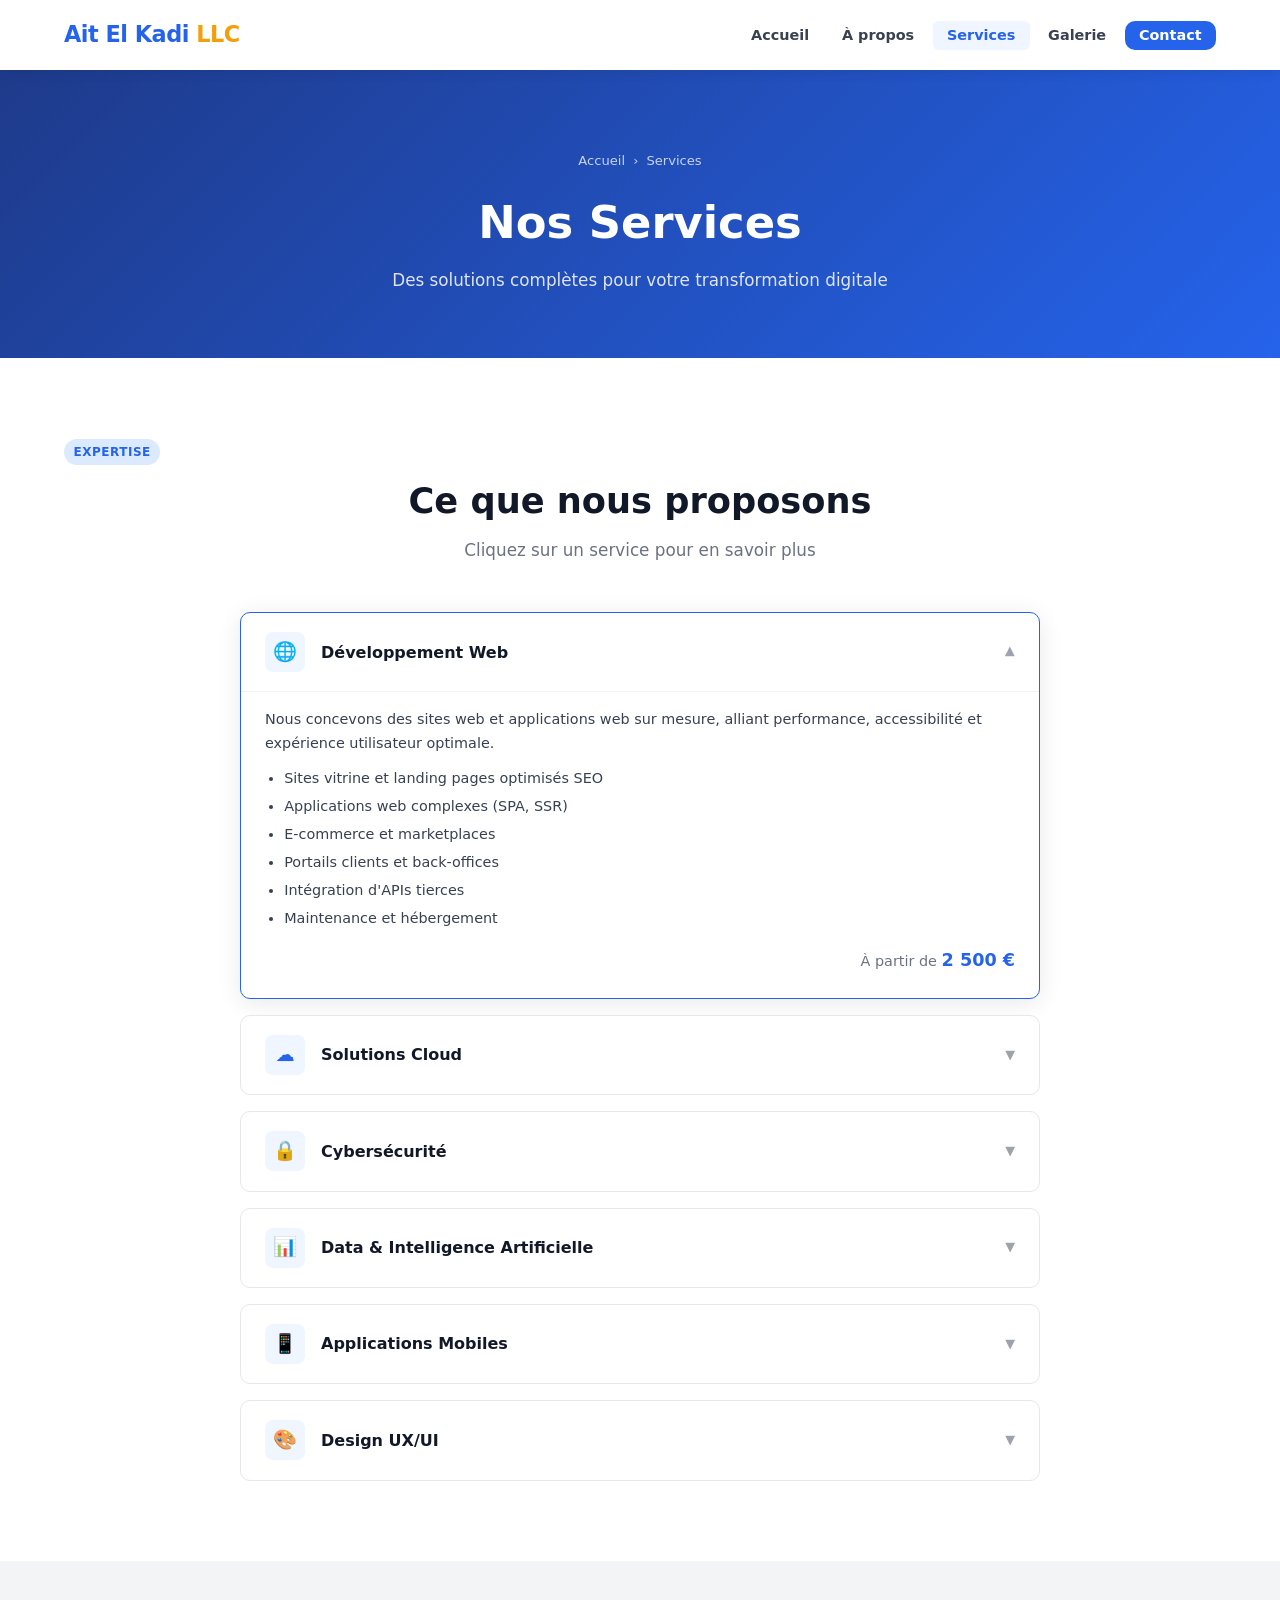
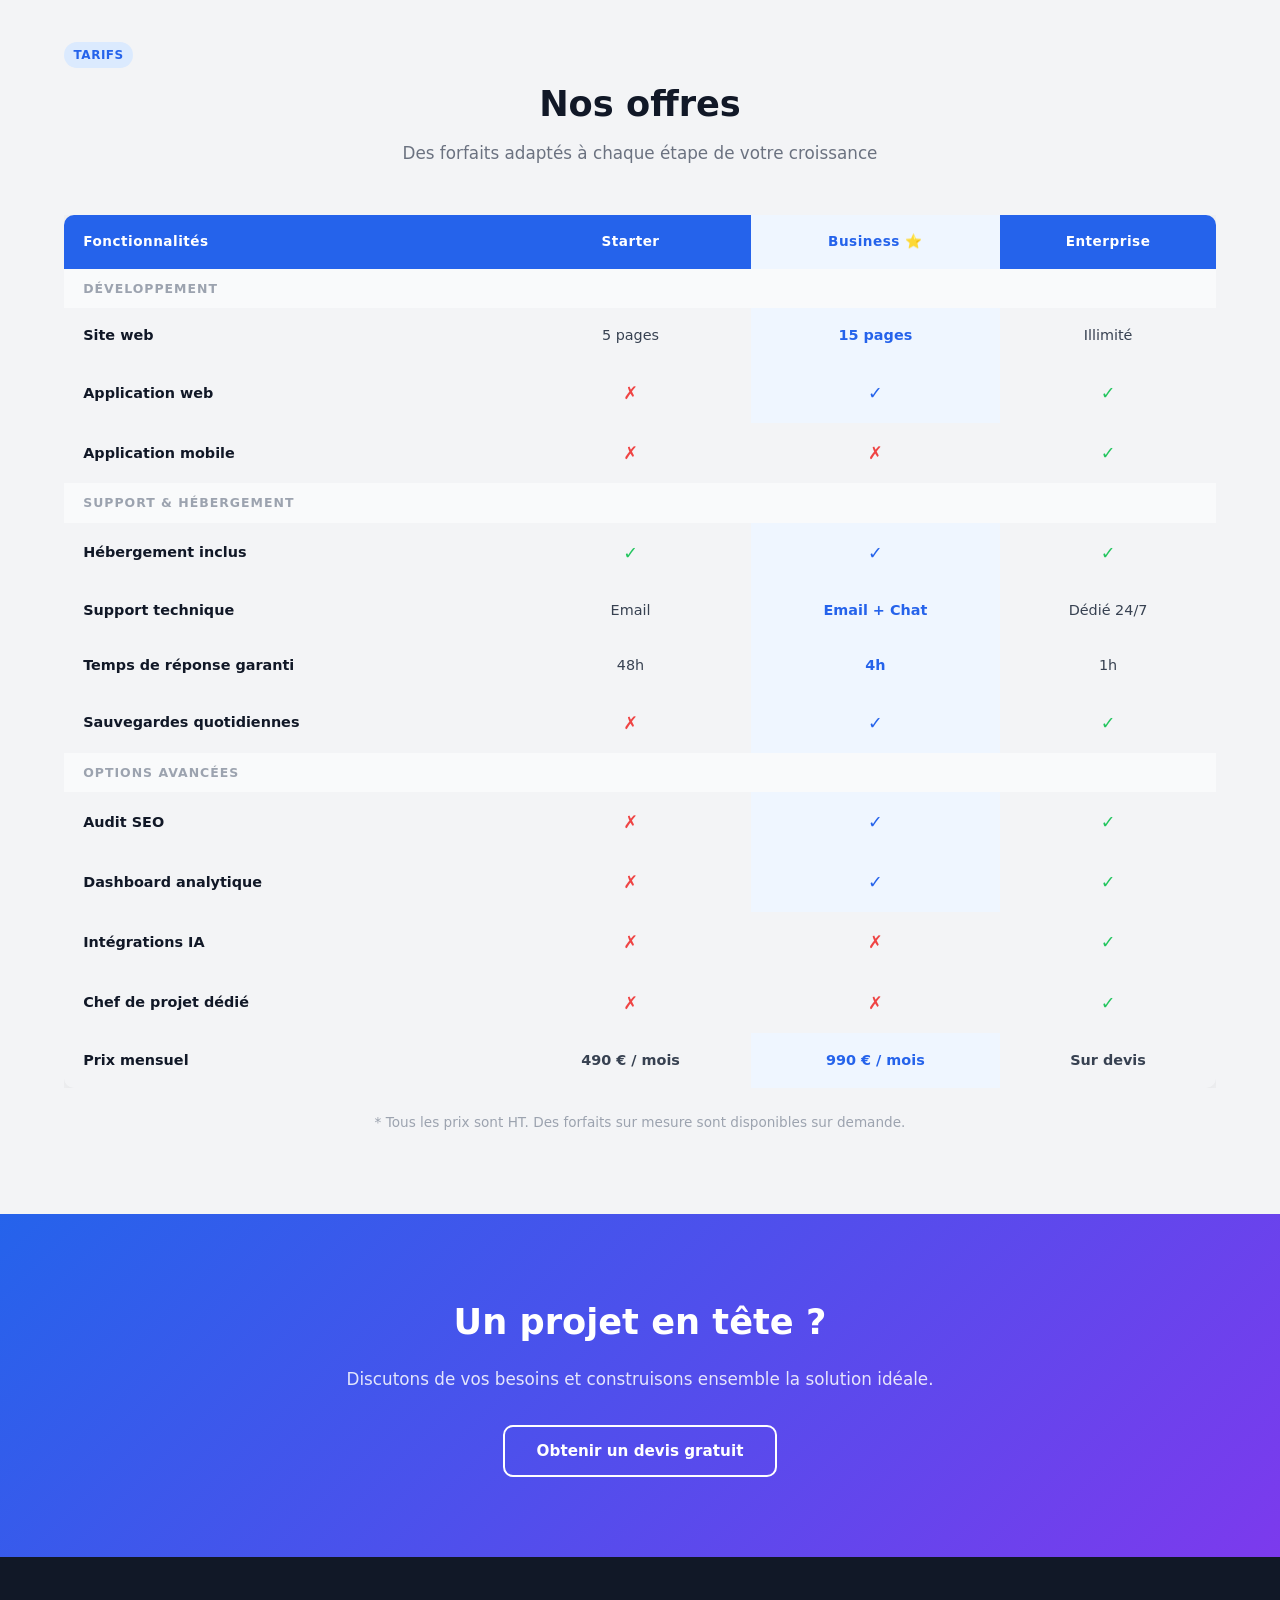
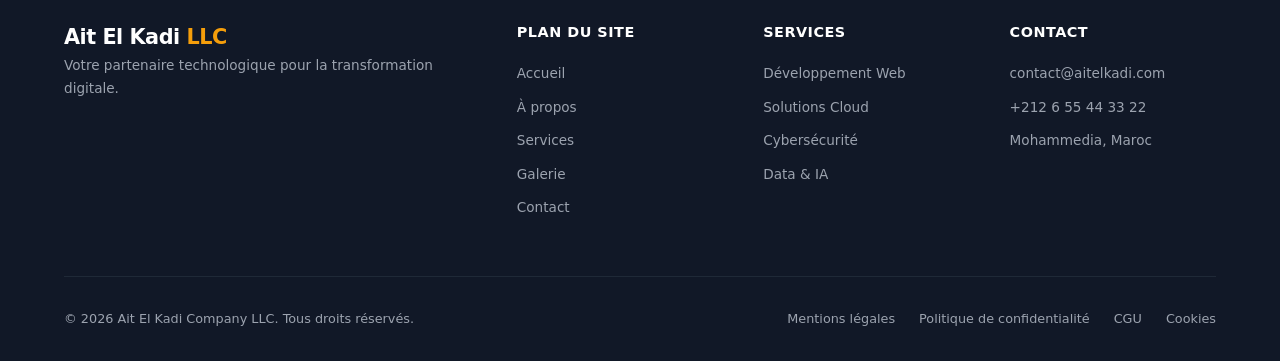
<file: tp3/site/pages/services.html>
<!doctype html>
<html lang="fr">
  <head>
    <meta charset="UTF-8" />
    <meta name="viewport" content="width=device-width, initial-scale=1.0" />
    <title>Services – Ait El Kadi Company LLC</title>
    <meta
      name="description"
      content="Découvrez l'ensemble des services proposés par Ait El Kadi Co. : développement web, cloud, cybersécurité, IA et design."
    />
    <meta
      name="keywords"
      content="services web, cloud, cybersécurité, IA, développement mobile, Ait El Kadi Co."
    />
    <meta name="author" content="Ait El Kadi Company LLC" />

    <meta property="og:type" content="website" />
    <meta property="og:title" content="Services – Ait El Kadi Company LLC" />
    <meta
      property="og:description"
      content="Découvrez nos services : développement web, cloud, cybersécurité et plus encore."
    />
    <meta
      property="og:url"
      content="http://c3-mo-aitelkadi.enset.ma/tp3/site/pages/services.html"
    />
    <meta
      property="og:image"
      content="http://c3-mo-aitelkadi.enset.ma/tp3/site/images/og-services.jpg"
    />
    <meta property="og:site_name" content="Ait El Kadi Company LLC" />

    <link rel="stylesheet" href="../css/style.css" />
  </head>
  <body>
    <!-- HEADER -->
    <header>
      <nav class="container">
        <a href="../index.html" class="logo">Ait El Kadi<span> LLC</span></a>
        <ul class="nav-links">
          <li><a href="../index.html">Accueil</a></li>
          <li><a href="about.html">À propos</a></li>
          <li><a href="services.html" class="active">Services</a></li>
          <li><a href="gallery.html">Galerie</a></li>
          <li><a href="contact.html" class="nav-cta">Contact</a></li>
        </ul>
        <button class="hamburger" aria-label="Menu">
          <span></span><span></span><span></span>
        </button>
      </nav>
    </header>

    <!-- PAGE HERO -->
    <section class="page-hero">
      <div class="container">
        <nav class="breadcrumb" aria-label="fil d'Ariane">
          <a href="../index.html">Accueil</a>
          <span>›</span>
          <span>Services</span>
        </nav>
        <h1>Nos Services</h1>
        <p>Des solutions complètes pour votre transformation digitale</p>
      </div>
    </section>

    <!-- LISTE DES SERVICES (details/summary) -->
    <section class="section">
      <div class="container">
        <span class="badge">Expertise</span>
        <h2 class="section-title" style="margin-top: 0.5rem">
          Ce que nous proposons
        </h2>
        <p class="section-sub">Cliquez sur un service pour en savoir plus</p>

        <div class="services-list">
          <details open>
            <summary>
              <div class="summary-left">
                <div class="summary-icon">🌐</div>
                <span>Développement Web</span>
              </div>
              <span class="summary-arrow">▼</span>
            </summary>
            <div class="details-body">
              <p>
                Nous concevons des sites web et applications web sur mesure,
                alliant performance, accessibilité et expérience utilisateur
                optimale.
              </p>
              <ul>
                <li>Sites vitrine et landing pages optimisés SEO</li>
                <li>Applications web complexes (SPA, SSR)</li>
                <li>E-commerce et marketplaces</li>
                <li>Portails clients et back-offices</li>
                <li>Intégration d'APIs tierces</li>
                <li>Maintenance et hébergement</li>
              </ul>
              <p class="service-price">À partir de <strong>2 500 €</strong></p>
            </div>
          </details>

          <details>
            <summary>
              <div class="summary-left">
                <div class="summary-icon">☁️</div>
                <span>Solutions Cloud</span>
              </div>
              <span class="summary-arrow">▼</span>
            </summary>
            <div class="details-body">
              <p>
                Migrez et optimisez votre infrastructure sur les principales
                plateformes cloud pour gagner en agilité, résilience et maîtrise
                des coûts.
              </p>
              <ul>
                <li>Audit et stratégie de migration cloud</li>
                <li>Architecture multi-cloud et hybride</li>
                <li>Conteneurisation Docker / Kubernetes</li>
                <li>CI/CD et DevOps</li>
                <li>Surveillance et optimisation des coûts</li>
                <li>Reprise d'activité (PRA/PCA)</li>
              </ul>
              <p class="service-price">À partir de <strong>3 500 €</strong></p>
            </div>
          </details>

          <details>
            <summary>
              <div class="summary-left">
                <div class="summary-icon">🔒</div>
                <span>Cybersécurité</span>
              </div>
              <span class="summary-arrow">▼</span>
            </summary>
            <div class="details-body">
              <p>
                Protégez votre entreprise des cybermenaces avec nos services
                d'audit, de conseil et de mise en conformité.
              </p>
              <ul>
                <li>Audit de sécurité et tests de pénétration</li>
                <li>Mise en conformité RGPD / ISO 27001</li>
                <li>Formation et sensibilisation des équipes</li>
                <li>SOC (Security Operations Center)</li>
                <li>Gestion des identités et des accès (IAM)</li>
                <li>Réponse aux incidents</li>
              </ul>
              <p class="service-price">À partir de <strong>4 000 €</strong></p>
            </div>
          </details>

          <details>
            <summary>
              <div class="summary-left">
                <div class="summary-icon">📊</div>
                <span>Data & Intelligence Artificielle</span>
              </div>
              <span class="summary-arrow">▼</span>
            </summary>
            <div class="details-body">
              <p>
                Exploitez la puissance de vos données et de l'IA pour prendre de
                meilleures décisions et automatiser vos processus.
              </p>
              <ul>
                <li>Collecte et centralisation des données (Data Lake)</li>
                <li>Tableaux de bord et reporting (BI)</li>
                <li>Machine Learning et modèles prédictifs</li>
                <li>Traitement du langage naturel (NLP)</li>
                <li>Computer Vision</li>
                <li>Intégration de LLMs (GPT, Claude, etc.)</li>
              </ul>
              <p class="service-price">À partir de <strong>5 000 €</strong></p>
            </div>
          </details>

          <details>
            <summary>
              <div class="summary-left">
                <div class="summary-icon">📱</div>
                <span>Applications Mobiles</span>
              </div>
              <span class="summary-arrow">▼</span>
            </summary>
            <div class="details-body">
              <p>
                Développez des applications mobiles performantes pour iOS et
                Android, natives ou cross-platform.
              </p>
              <ul>
                <li>Applications iOS (Swift / SwiftUI)</li>
                <li>Applications Android (Kotlin)</li>
                <li>Applications cross-platform (React Native, Flutter)</li>
                <li>Publication sur App Store & Google Play</li>
                <li>Notifications push et intégration API</li>
                <li>Maintenance et mises à jour</li>
              </ul>
              <p class="service-price">À partir de <strong>6 000 €</strong></p>
            </div>
          </details>

          <details>
            <summary>
              <div class="summary-left">
                <div class="summary-icon">🎨</div>
                <span>Design UX/UI</span>
              </div>
              <span class="summary-arrow">▼</span>
            </summary>
            <div class="details-body">
              <p>
                Créez des interfaces intuitives et esthétiques qui enchantent
                vos utilisateurs et maximisent vos conversions.
              </p>
              <ul>
                <li>Recherche utilisateur et personas</li>
                <li>Wireframes et prototypes interactifs</li>
                <li>Design System et bibliothèque de composants</li>
                <li>Tests d'usabilité</li>
                <li>Identité visuelle et charte graphique</li>
                <li>Accessibilité (WCAG 2.1)</li>
              </ul>
              <p class="service-price">À partir de <strong>1 800 €</strong></p>
            </div>
          </details>
        </div>
      </div>
    </section>

    <!-- TABLEAU DE TARIFS -->
    <section class="section testimonials-bg">
      <div class="container">
        <span class="badge">Tarifs</span>
        <h2 class="section-title" style="margin-top: 0.5rem">Nos offres</h2>
        <p class="section-sub">
          Des forfaits adaptés à chaque étape de votre croissance
        </p>

        <div class="table-wrap">
          <table>
            <thead>
              <tr>
                <th style="text-align: left">Fonctionnalités</th>
                <th>Starter</th>
                <th class="featured-col">Business ⭐</th>
                <th>Enterprise</th>
              </tr>
            </thead>
            <tbody>
              <tr>
                <td
                  colspan="4"
                  style="
                    background: #f9fafb;
                    font-size: 0.78rem;
                    font-weight: 700;
                    letter-spacing: 1px;
                    text-transform: uppercase;
                    color: #9ca3af;
                    padding: 0.6rem 1.2rem;
                  "
                >
                  Développement
                </td>
              </tr>
              <tr>
                <td>Site web</td>
                <td>5 pages</td>
                <td class="featured-col">15 pages</td>
                <td>Illimité</td>
              </tr>
              <tr>
                <td>Application web</td>
                <td class="cross">✗</td>
                <td class="featured-col check">✓</td>
                <td class="check">✓</td>
              </tr>
              <tr>
                <td>Application mobile</td>
                <td class="cross">✗</td>
                <td class="cross">✗</td>
                <td class="check">✓</td>
              </tr>
              <tr>
                <td
                  colspan="4"
                  style="
                    background: #f9fafb;
                    font-size: 0.78rem;
                    font-weight: 700;
                    letter-spacing: 1px;
                    text-transform: uppercase;
                    color: #9ca3af;
                    padding: 0.6rem 1.2rem;
                  "
                >
                  Support & Hébergement
                </td>
              </tr>
              <tr>
                <td>Hébergement inclus</td>
                <td class="check">✓</td>
                <td class="featured-col check">✓</td>
                <td class="check">✓</td>
              </tr>
              <tr>
                <td>Support technique</td>
                <td>Email</td>
                <td class="featured-col">Email + Chat</td>
                <td>Dédié 24/7</td>
              </tr>
              <tr>
                <td>Temps de réponse garanti</td>
                <td>48h</td>
                <td class="featured-col">4h</td>
                <td>1h</td>
              </tr>
              <tr>
                <td>Sauvegardes quotidiennes</td>
                <td class="cross">✗</td>
                <td class="featured-col check">✓</td>
                <td class="check">✓</td>
              </tr>
              <tr>
                <td
                  colspan="4"
                  style="
                    background: #f9fafb;
                    font-size: 0.78rem;
                    font-weight: 700;
                    letter-spacing: 1px;
                    text-transform: uppercase;
                    color: #9ca3af;
                    padding: 0.6rem 1.2rem;
                  "
                >
                  Options avancées
                </td>
              </tr>
              <tr>
                <td>Audit SEO</td>
                <td class="cross">✗</td>
                <td class="featured-col check">✓</td>
                <td class="check">✓</td>
              </tr>
              <tr>
                <td>Dashboard analytique</td>
                <td class="cross">✗</td>
                <td class="featured-col check">✓</td>
                <td class="check">✓</td>
              </tr>
              <tr>
                <td>Intégrations IA</td>
                <td class="cross">✗</td>
                <td class="cross">✗</td>
                <td class="check">✓</td>
              </tr>
              <tr>
                <td>Chef de projet dédié</td>
                <td class="cross">✗</td>
                <td class="cross">✗</td>
                <td class="check">✓</td>
              </tr>
              <tr style="font-weight: 700; font-size: 1rem">
                <td>Prix mensuel</td>
                <td>490 € / mois</td>
                <td class="featured-col">990 € / mois</td>
                <td>Sur devis</td>
              </tr>
            </tbody>
          </table>
        </div>

        <p
          style="
            text-align: center;
            margin-top: 1.5rem;
            font-size: 0.85rem;
            color: #9ca3af;
          "
        >
          * Tous les prix sont HT. Des forfaits sur mesure sont disponibles sur
          demande.
        </p>
      </div>
    </section>

    <!-- CTA -->
    <section class="cta-banner">
      <div class="container">
        <h2>Un projet en tête ?</h2>
        <p>
          Discutons de vos besoins et construisons ensemble la solution idéale.
        </p>
        <a href="contact.html" class="btn btn-outline"
          >Obtenir un devis gratuit</a
        >
      </div>
    </section>

    <!-- FOOTER -->
    <footer>
      <div class="container">
        <div class="footer-grid">
          <div class="footer-brand">
            <a href="../index.html" class="logo"
              >Ait El Kadi<span> LLC</span></a
            >
            <p>
              Votre partenaire technologique pour la transformation digitale.
            </p>
          </div>
          <div class="footer-col">
            <h4>Plan du site</h4>
            <ul>
              <li><a href="../index.html">Accueil</a></li>
              <li><a href="about.html">À propos</a></li>
              <li><a href="services.html">Services</a></li>
              <li><a href="gallery.html">Galerie</a></li>
              <li><a href="contact.html">Contact</a></li>
            </ul>
          </div>
          <div class="footer-col">
            <h4>Services</h4>
            <ul>
              <li><a href="services.html">Développement Web</a></li>
              <li><a href="services.html">Solutions Cloud</a></li>
              <li><a href="services.html">Cybersécurité</a></li>
              <li><a href="services.html">Data & IA</a></li>
            </ul>
          </div>
          <div class="footer-col">
            <h4>Contact</h4>
            <ul>
              <li>
                <a href="mailto:contact@aitelkadi.com">contact@aitelkadi.com</a>
              </li>
              <li><a href="tel:+212655443322">+212 6 55 44 33 22</a></li>
              <li><a href="#">Mohammedia, Maroc</a></li>
            </ul>
          </div>
        </div>
        <div class="footer-bottom">
          <p>© 2026 Ait El Kadi Company LLC. Tous droits réservés.</p>
          <div class="footer-legal">
            <a href="#">Mentions légales</a>
            <a href="#">Politique de confidentialité</a>
            <a href="#">CGU</a>
            <a href="#">Cookies</a>
          </div>
        </div>
      </div>
    </footer>

    <script src="../js/main.js"></script>
  </body>
</html>
</file>
<file: tp4_css/ex01.css>
/*
01
*/
nav a {
  text-transform: uppercase;
}
/*
02
*/
.active {
  text-transform: lowercase;
}
/*
03
*/
article.featured {
  text-decoration: line-through;
}
/*
04
*/
article p:first-child {
  color: blue;
}
/*
05
*/
li:nth-child(even) {
  color: green;
}
/*
questions:
1/
1- #main .text p
2- #main
3- p.text
4- .text
5- p

2/
La dernière déclarée dans le CSS gagne. C'est la règle de l'ordre d'apparition (cascade).

3/Pourquoi éviter !important ?
Casse la cascade : court-circuite le mécanisme normal de spécificité, rendant le comportement imprévisible.
Effet boule de neige : pour surcharger un !important, il faut un autre !important, créant une escalade incontrôlable.
Maintenance difficile : le code devient dur à déboguer — on ne sait plus quelle règle s'applique réellement.
Bonne pratique : si tu as besoin de !important, c'est souvent le signe que la structure des sélecteurs est mal conçue.

*/
</file>
<file: tp4_css/ex03.css>
.navbar {
  display: flex;
  justify-content: space-between;
}

.navbar > .nav-links {
  display: flex;
}

.nav-links > li {
  margin-left: 30px;
  margin-right: 30px;
}

/*
2
*/
.cards {
  display: flex;
  justify-content: space-between;
}

/*
3
*/
.grid-cards {
  display: grid;
  grid-template-columns: 1fr 1fr 1fr;
  grid-template-rows: 1fr 1fr;
  gap: 10px;
}

/*

*/
.sidebar {
  grid-area: sidebar;
  background: lightcoral;
}

.header {
  grid-area: header;
  background: lightblue;
}

.main {
  grid-area: main;
  background: lightgreen;
}

.footer {
  grid-area: footer;
  background: lightgray;
}

.page-layout {
  display: grid;
  grid-template-areas:
    "sidebar header"
    "sidebar main"
    "sidebar footer";
}

/*
5 - Responsive (mobile first)
*/
/* Base mobile */
.container {
  width: 100%;
  padding: 15px;
}

.nav-menu {
  display: flex;
  flex-direction: column;
  gap: 5px;
}

.content {
  display: block;
}

.sidebar {
  display: none;
}

/* Tablette (>= 768px) */
@media (min-width: 768px) {
  .container {
    max-width: 960px;
    margin: 0 auto;
    padding: 20px;
  }

  .nav-menu {
    flex-direction: row;
    gap: 15px;
  }

  .content {
    display: grid;
    grid-template-columns: 1fr;
  }

  .sidebar {
    display: block;
  }
}

/* Desktop (>= 1024px) */
@media (min-width: 1024px) {
  .container {
    max-width: 1200px;
    padding: 30px;
  }

  .content {
    display: grid;
    grid-template-columns: 3fr 1fr;
    gap: 20px;
  }
}

/*
6 - Variables CSS et thèmes
*/
:root {
  --color-primary: #3498db;
  --color-secondary: #2ecc71;
  --color-accent: #e74c3c;
  --color-bg: #ffffff;
  --color-surface: #f5f5f5;
  --color-text: #333333;
  --color-text-muted: #666666;
  --color-border: #dddddd;
  --shadow: 0 2px 8px rgba(0, 0, 0, 0.1);
  --radius: 8px;
  --spacing-sm: 8px;
  --spacing-md: 16px;
  --spacing-lg: 32px;
}

[data-theme="dark"] {
  --color-primary: #5dade2;
  --color-secondary: #58d68d;
  --color-accent: #ec7063;
  --color-bg: #1a1a2e;
  --color-surface: #16213e;
  --color-text: #e0e0e0;
  --color-text-muted: #a0a0a0;
  --color-border: #444444;
  --shadow: 0 2px 8px rgba(0, 0, 0, 0.5);
}

.themed-card {
  background-color: var(--color-surface);
  color: var(--color-text);
  border: 1px solid var(--color-border);
  border-radius: var(--radius);
  padding: var(--spacing-md);
  box-shadow: var(--shadow);
}

.themed-card h2 {
  color: var(--color-primary);
  margin-bottom: var(--spacing-sm);
}

.themed-card p {
  color: var(--color-text-muted);
}

/*
7 - Transitions et animations
*/

/* 7.1 Bouton animé */
.btn-animated {
  display: inline-block;
  padding: 12px 28px;
  background-color: var(--color-primary, #3498db);
  color: #fff;
  border: none;
  border-radius: 4px;
  cursor: pointer;
  font-size: 1rem;
  position: relative;
  overflow: hidden;
  transition: background-color 0.3s ease, transform 0.2s ease,
    box-shadow 0.3s ease;
}

.btn-animated:hover {
  background-color: var(--color-accent, #e74c3c);
  transform: translateY(-3px);
  box-shadow: 0 6px 16px rgba(0, 0, 0, 0.2);
}

.btn-animated:active {
  transform: translateY(0);
  box-shadow: none;
}

/* 7.2 Spinner de chargement */
@keyframes spin {
  0% {
    transform: rotate(0deg);
  }
  100% {
    transform: rotate(360deg);
  }
}

.spinner {
  width: 48px;
  height: 48px;
  border: 5px solid var(--color-border, #dddddd);
  border-top-color: var(--color-primary, #3498db);
  border-radius: 50%;
  animation: spin 0.8s linear infinite;
}

/*
8 - Quiz de révision

Q1. Quel sélecteur a la spécificité la plus haute ?
  [x] b) #header a
  Raison : un ID (#header) vaut 100 points de spécificité, ce qui dépasse
           toute combinaison de classes (10 pts) ou d'éléments (1 pt).

Q2. Avec box-sizing: border-box, un élément avec width: 200px et padding: 20px
    a une largeur totale de :
  [x] b) 200px
  Raison : border-box inclut padding et border dans la width déclarée,
           la largeur occupée reste donc 200px.

Q3. Pour centrer un élément verticalement et horizontalement avec Flexbox :
  [x] c) justify-content: center ET align-items: center
  Raison : justify-content centre sur l'axe principal (horizontal par défaut)
           et align-items centre sur l'axe croisé (vertical par défaut).

Q4. La valeur 1fr en CSS Grid signifie :
  [x] b) 1 fraction de l'espace disponible
  Raison : fr est l'unité "fractional unit" qui divise l'espace libre restant
           proportionnellement entre les pistes.

Q5. L'approche "Mobile First" utilise :
  [x] b) min-width dans les media queries
  Raison : on part du style de base pour mobile, puis on ajoute des règles
           via @media (min-width: ...) pour les écrans plus larges.
*/
</file>
<file: tp3/site/css/style.css>
/* ========================================================
   Global Reset & Variables
   ======================================================== */
*, *::before, *::after { box-sizing: border-box; margin: 0; padding: 0; }

:root {
  --primary:   #2563eb;
  --primary-d: #1d4ed8;
  --accent:    #f59e0b;
  --dark:      #111827;
  --mid:       #374151;
  --light:     #f3f4f6;
  --white:     #ffffff;
  --radius:    10px;
  --shadow:    0 4px 24px rgba(0,0,0,0.09);
  --transition: 0.25s ease;
  --max-w:     1200px;
  --nav-h:     70px;
}

html { scroll-behavior: smooth; }

body {
  font-family: 'Segoe UI', system-ui, -apple-system, sans-serif;
  color: var(--mid);
  background: var(--white);
  line-height: 1.6;
}

img { max-width: 100%; height: auto; display: block; }
a  { color: inherit; text-decoration: none; }

/* ========================================================
   Utility
   ======================================================== */
.container {
  width: 90%;
  max-width: var(--max-w);
  margin: 0 auto;
}

.section {
  padding: 5rem 0;
}

.section-title {
  font-size: clamp(1.6rem, 3vw, 2.2rem);
  font-weight: 800;
  color: var(--dark);
  text-align: center;
  margin-bottom: 0.5rem;
}

.section-sub {
  text-align: center;
  color: #6b7280;
  margin-bottom: 3rem;
  font-size: 1.05rem;
}

.btn {
  display: inline-block;
  padding: 0.75rem 2rem;
  border-radius: var(--radius);
  font-weight: 700;
  cursor: pointer;
  transition: var(--transition);
  border: 2px solid transparent;
  font-size: 0.95rem;
}

.btn-primary {
  background: var(--primary);
  color: var(--white);
}

.btn-primary:hover {
  background: var(--primary-d);
  transform: translateY(-2px);
  box-shadow: 0 6px 20px rgba(37,99,235,0.35);
}

.btn-outline {
  border-color: var(--white);
  color: var(--white);
}

.btn-outline:hover {
  background: var(--white);
  color: var(--primary);
}

.badge {
  display: inline-block;
  background: #dbeafe;
  color: var(--primary);
  font-size: 0.75rem;
  font-weight: 700;
  padding: 0.2rem 0.6rem;
  border-radius: 20px;
  letter-spacing: 0.5px;
  text-transform: uppercase;
}

/* ========================================================
   Header / Navbar
   ======================================================== */
header {
  position: sticky;
  top: 0;
  z-index: 100;
  background: var(--white);
  box-shadow: 0 2px 12px rgba(0,0,0,0.07);
  height: var(--nav-h);
}

nav {
  display: flex;
  align-items: center;
  justify-content: space-between;
  height: 100%;
}

.logo {
  font-size: 1.4rem;
  font-weight: 900;
  color: var(--primary);
  letter-spacing: -0.5px;
}

.logo span { color: var(--accent); }

.nav-links {
  display: flex;
  list-style: none;
  gap: 0.25rem;
}

.nav-links a {
  padding: 0.4rem 0.9rem;
  border-radius: 6px;
  font-size: 0.9rem;
  font-weight: 600;
  transition: var(--transition);
  color: var(--mid);
}

.nav-links a:hover,
.nav-links a.active {
  background: #eff6ff;
  color: var(--primary);
}

.nav-cta {
  background: var(--primary);
  color: var(--white) !important;
  border-radius: var(--radius) !important;
}

.nav-cta:hover { background: var(--primary-d) !important; color: var(--white) !important; }

/* Hamburger */
.hamburger {
  display: none;
  flex-direction: column;
  gap: 5px;
  cursor: pointer;
  padding: 4px;
}

.hamburger span {
  display: block;
  width: 25px;
  height: 2.5px;
  background: var(--dark);
  border-radius: 2px;
  transition: var(--transition);
}

/* ========================================================
   Hero
   ======================================================== */
.hero {
  position: relative;
  min-height: calc(100vh - var(--nav-h));
  display: flex;
  align-items: center;
  background: linear-gradient(135deg, #1e3a8a 0%, #2563eb 60%, #7c3aed 100%);
  overflow: hidden;
  color: var(--white);
  text-align: center;
}

.hero::before {
  content: '';
  position: absolute;
  inset: 0;
  background: url("data:image/svg+xml,%3Csvg width='60' height='60' viewBox='0 0 60 60' xmlns='http://www.w3.org/2000/svg'%3E%3Cg fill='none' fill-rule='evenodd'%3E%3Cg fill='%23ffffff' fill-opacity='0.05'%3E%3Cpath d='M36 34v-4h-2v4h-4v2h4v4h2v-4h4v-2h-4zm0-30V0h-2v4h-4v2h4v4h2V6h4V4h-4zM6 34v-4H4v4H0v2h4v4h2v-4h4v-2H6zM6 4V0H4v4H0v2h4v4h2V6h4V4H6z'/%3E%3C/g%3E%3C/g%3E%3C/svg%3E");
}

.hero-content {
  position: relative;
  z-index: 1;
  padding: 3rem 1rem;
}

.hero-tag {
  display: inline-block;
  background: rgba(255,255,255,0.15);
  border: 1px solid rgba(255,255,255,0.3);
  color: #fff;
  font-size: 0.8rem;
  font-weight: 700;
  letter-spacing: 1.5px;
  text-transform: uppercase;
  padding: 0.3rem 1rem;
  border-radius: 20px;
  margin-bottom: 1.5rem;
}

.hero h1 {
  font-size: clamp(2rem, 5vw, 3.5rem);
  font-weight: 900;
  line-height: 1.15;
  margin-bottom: 1.2rem;
  text-shadow: 0 2px 8px rgba(0,0,0,0.2);
}

.hero p {
  font-size: clamp(1rem, 2vw, 1.2rem);
  max-width: 620px;
  margin: 0 auto 2.5rem;
  opacity: 0.9;
}

.hero-buttons {
  display: flex;
  gap: 1rem;
  justify-content: center;
  flex-wrap: wrap;
}

.hero-stats {
  display: flex;
  justify-content: center;
  gap: 3rem;
  margin-top: 4rem;
  flex-wrap: wrap;
}

.stat-item strong {
  display: block;
  font-size: 2rem;
  font-weight: 900;
  color: var(--accent);
}

.stat-item span {
  font-size: 0.85rem;
  opacity: 0.8;
}

/* ========================================================
   Services Grid
   ======================================================== */
.services-grid {
  display: grid;
  grid-template-columns: repeat(auto-fit, minmax(260px, 1fr));
  gap: 1.5rem;
}

.service-card {
  background: var(--white);
  border: 1.5px solid #e5e7eb;
  border-radius: 14px;
  padding: 2rem 1.5rem;
  transition: var(--transition);
  position: relative;
  overflow: hidden;
}

.service-card::before {
  content: '';
  position: absolute;
  top: 0; left: 0; right: 0;
  height: 4px;
  background: var(--primary);
  transform: scaleX(0);
  transition: var(--transition);
}

.service-card:hover {
  box-shadow: var(--shadow);
  transform: translateY(-4px);
}

.service-card:hover::before { transform: scaleX(1); }

.service-icon {
  font-size: 2.5rem;
  margin-bottom: 1rem;
}

.service-card h3 {
  font-size: 1.1rem;
  font-weight: 700;
  color: var(--dark);
  margin-bottom: 0.5rem;
}

.service-card p { font-size: 0.9rem; }

/* ========================================================
   Testimonials
   ======================================================== */
.testimonials-bg {
  background: var(--light);
}

.testimonials-grid {
  display: grid;
  grid-template-columns: repeat(auto-fit, minmax(280px, 1fr));
  gap: 1.5rem;
}

.testimonial-card {
  background: var(--white);
  border-radius: 14px;
  padding: 1.8rem;
  box-shadow: var(--shadow);
  position: relative;
}

.testimonial-card::before {
  content: '"';
  position: absolute;
  top: 1rem; right: 1.5rem;
  font-size: 5rem;
  color: #e0e7ff;
  font-family: Georgia, serif;
  line-height: 1;
}

.stars { color: var(--accent); margin-bottom: 0.8rem; font-size: 1.1rem; }

.testimonial-card p { font-size: 0.92rem; font-style: italic; margin-bottom: 1.2rem; }

.t-author { display: flex; align-items: center; gap: 0.8rem; }

.t-avatar {
  width: 44px; height: 44px;
  border-radius: 50%;
  background: linear-gradient(135deg, var(--primary), #7c3aed);
  display: flex; align-items: center; justify-content: center;
  color: white; font-weight: 700; font-size: 1rem;
}

.t-name { font-weight: 700; color: var(--dark); font-size: 0.9rem; }
.t-role { font-size: 0.78rem; color: #9ca3af; }

/* ========================================================
   Team
   ======================================================== */
.team-grid {
  display: grid;
  grid-template-columns: repeat(auto-fit, minmax(220px, 1fr));
  gap: 2rem;
}

.team-card {
  text-align: center;
}

.team-card figure {
  position: relative;
  margin-bottom: 1rem;
  overflow: hidden;
  border-radius: 14px;
}

.team-card img {
  width: 100%;
  aspect-ratio: 3/4;
  object-fit: cover;
  transition: transform 0.4s;
}

.team-card figure:hover img { transform: scale(1.05); }

.team-card figcaption { margin-top: 0.8rem; }

.team-card h3 { font-weight: 700; color: var(--dark); font-size: 1rem; }
.team-card p  { font-size: 0.85rem; color: #6b7280; margin-top: 0.2rem; }

/* ========================================================
   Services page – Details/Summary
   ======================================================== */
.services-list {
  max-width: 800px;
  margin: 0 auto;
  display: flex;
  flex-direction: column;
  gap: 1rem;
}

details {
  border: 1.5px solid #e5e7eb;
  border-radius: var(--radius);
  background: var(--white);
  overflow: hidden;
  transition: var(--transition);
}

details[open] {
  box-shadow: var(--shadow);
  border-color: var(--primary);
}

summary {
  display: flex;
  align-items: center;
  justify-content: space-between;
  padding: 1.2rem 1.5rem;
  cursor: pointer;
  font-weight: 700;
  color: var(--dark);
  list-style: none;
  user-select: none;
  gap: 1rem;
}

summary::-webkit-details-marker { display: none; }

.summary-left { display: flex; align-items: center; gap: 1rem; }

.summary-icon {
  width: 40px; height: 40px;
  border-radius: 8px;
  background: #eff6ff;
  color: var(--primary);
  display: flex; align-items: center; justify-content: center;
  font-size: 1.2rem;
  flex-shrink: 0;
}

.summary-arrow {
  transition: transform 0.3s;
  color: #9ca3af;
  font-size: 0.8rem;
}

details[open] .summary-arrow { transform: rotate(180deg); }

.details-body {
  padding: 0 1.5rem 1.5rem;
  border-top: 1px solid #f3f4f6;
  margin-top: 0;
}

.details-body p { margin-top: 1rem; font-size: 0.9rem; }

.details-body ul {
  margin-top: 0.8rem;
  padding-left: 1.2rem;
  font-size: 0.9rem;
  display: flex;
  flex-direction: column;
  gap: 0.3rem;
}

.service-price {
  text-align: right;
  margin-top: 1rem;
  font-size: 0.85rem;
  color: #6b7280;
}

.service-price strong { color: var(--primary); font-size: 1.1rem; }

/* ========================================================
   Pricing Table
   ======================================================== */
.table-wrap { overflow-x: auto; }

table {
  width: 100%;
  border-collapse: collapse;
  border-radius: var(--radius);
  overflow: hidden;
  box-shadow: var(--shadow);
}

thead { background: var(--primary); color: var(--white); }

th, td {
  padding: 1rem 1.2rem;
  text-align: center;
  font-size: 0.9rem;
}

th { font-weight: 700; font-size: 0.85rem; letter-spacing: 0.5px; }

tbody tr:nth-child(even) { background: var(--light); }
tbody tr:hover { background: #eff6ff; }

td:first-child { text-align: left; font-weight: 600; color: var(--dark); }

.check  { color: #22c55e; font-size: 1.1rem; }
.cross  { color: #ef4444; font-size: 1.1rem; }

.featured-col { background: #eff6ff; font-weight: 700; color: var(--primary); }

/* ========================================================
   Gallery
   ======================================================== */
.gallery-grid {
  columns: 3;
  gap: 1rem;
}

.gallery-item {
  break-inside: avoid;
  margin-bottom: 1rem;
  border-radius: var(--radius);
  overflow: hidden;
  position: relative;
}

.gallery-item img {
  width: 100%;
  transition: transform 0.4s;
}

.gallery-item:hover img { transform: scale(1.04); }

.gallery-overlay {
  position: absolute;
  inset: 0;
  background: linear-gradient(to top, rgba(0,0,0,0.5), transparent);
  opacity: 0;
  transition: var(--transition);
  display: flex;
  align-items: flex-end;
  padding: 1rem;
  color: white;
  font-size: 0.85rem;
  font-weight: 600;
}

.gallery-item:hover .gallery-overlay { opacity: 1; }

/* ========================================================
   Contact
   ======================================================== */
.contact-layout {
  display: grid;
  grid-template-columns: 1fr 1.5fr;
  gap: 3rem;
  align-items: start;
}

.contact-info h3 {
  font-size: 1.3rem;
  font-weight: 800;
  color: var(--dark);
  margin-bottom: 1.5rem;
}

.info-item {
  display: flex;
  align-items: flex-start;
  gap: 1rem;
  margin-bottom: 1.2rem;
}

.info-icon {
  width: 42px; height: 42px;
  border-radius: 10px;
  background: #eff6ff;
  color: var(--primary);
  display: flex; align-items: center; justify-content: center;
  font-size: 1.1rem;
  flex-shrink: 0;
}

.info-item strong { display: block; color: var(--dark); font-size: 0.9rem; }
.info-item span   { font-size: 0.85rem; color: #6b7280; }

.map-wrap {
  margin-top: 2rem;
  border-radius: var(--radius);
  overflow: hidden;
  box-shadow: var(--shadow);
}

.map-wrap iframe {
  width: 100%;
  height: 200px;
  border: 0;
  display: block;
}

/* Contact form */
.contact-form {
  background: var(--white);
  border-radius: 14px;
  padding: 2.5rem;
  box-shadow: var(--shadow);
  border: 1.5px solid #e5e7eb;
}

.form-row {
  display: grid;
  grid-template-columns: 1fr 1fr;
  gap: 1rem;
}

.form-field {
  display: flex;
  flex-direction: column;
  gap: 0.35rem;
  margin-bottom: 1.2rem;
}

.form-field.full { grid-column: 1 / -1; }

.form-field label {
  font-size: 0.82rem;
  font-weight: 700;
  color: var(--dark);
}

.form-field input,
.form-field select,
.form-field textarea {
  padding: 0.7rem 0.9rem;
  border: 1.5px solid #d1d5db;
  border-radius: 8px;
  font-size: 0.9rem;
  font-family: inherit;
  color: var(--mid);
  transition: var(--transition);
  background: var(--white);
}

.form-field input:focus,
.form-field select:focus,
.form-field textarea:focus {
  outline: none;
  border-color: var(--primary);
  box-shadow: 0 0 0 3px rgba(37,99,235,0.12);
}

.form-field textarea { resize: vertical; min-height: 130px; }

.form-submit {
  width: 100%;
  padding: 0.85rem;
  background: var(--primary);
  color: var(--white);
  border: none;
  border-radius: var(--radius);
  font-weight: 700;
  font-size: 1rem;
  cursor: pointer;
  transition: var(--transition);
}

.form-submit:hover {
  background: var(--primary-d);
  transform: translateY(-1px);
  box-shadow: 0 6px 20px rgba(37,99,235,0.3);
}

/* ========================================================
   Video section
   ======================================================== */
.video-wrap {
  border-radius: 16px;
  overflow: hidden;
  box-shadow: var(--shadow);
  aspect-ratio: 16/9;
  background: #000;
  position: relative;
}

.video-wrap video {
  width: 100%;
  height: 100%;
  object-fit: cover;
}

.video-placeholder {
  position: absolute;
  inset: 0;
  background: linear-gradient(135deg, #1e3a8a, #7c3aed);
  display: flex;
  flex-direction: column;
  align-items: center;
  justify-content: center;
  color: white;
  gap: 1rem;
}

.video-placeholder .play-btn {
  width: 70px; height: 70px;
  border-radius: 50%;
  background: rgba(255,255,255,0.2);
  border: 3px solid white;
  display: flex; align-items: center; justify-content: center;
  font-size: 1.8rem;
}

/* ========================================================
   CTA Banner
   ======================================================== */
.cta-banner {
  background: linear-gradient(135deg, var(--primary), #7c3aed);
  color: var(--white);
  text-align: center;
  padding: 5rem 0;
}

.cta-banner h2 {
  font-size: clamp(1.5rem, 3vw, 2.2rem);
  font-weight: 900;
  margin-bottom: 1rem;
}

.cta-banner p {
  opacity: 0.85;
  margin-bottom: 2rem;
  font-size: 1.05rem;
}

/* ========================================================
   Footer
   ======================================================== */
footer {
  background: var(--dark);
  color: #9ca3af;
  padding: 4rem 0 2rem;
}

.footer-grid {
  display: grid;
  grid-template-columns: 2fr 1fr 1fr 1fr;
  gap: 2.5rem;
  margin-bottom: 3rem;
}

.footer-brand .logo { color: var(--white); margin-bottom: 0.8rem; font-size: 1.3rem; }
.footer-brand p { font-size: 0.85rem; line-height: 1.7; }

.footer-col h4 {
  color: var(--white);
  font-size: 0.9rem;
  font-weight: 700;
  margin-bottom: 1rem;
  letter-spacing: 0.5px;
  text-transform: uppercase;
}

.footer-col ul { list-style: none; }
.footer-col ul li { margin-bottom: 0.5rem; }
.footer-col ul li a {
  font-size: 0.85rem;
  transition: color 0.2s;
}
.footer-col ul li a:hover { color: var(--white); }

.footer-bottom {
  border-top: 1px solid #1f2937;
  padding-top: 2rem;
  display: flex;
  justify-content: space-between;
  align-items: center;
  flex-wrap: wrap;
  gap: 1rem;
  font-size: 0.8rem;
}

.footer-legal { display: flex; gap: 1.5rem; }
.footer-legal a { transition: color 0.2s; }
.footer-legal a:hover { color: var(--white); }

/* ========================================================
   Page Hero (inner pages)
   ======================================================== */
.page-hero {
  background: linear-gradient(135deg, #1e3a8a, #2563eb);
  color: white;
  padding: 5rem 0 4rem;
  text-align: center;
}

.page-hero h1 {
  font-size: clamp(1.8rem, 4vw, 2.8rem);
  font-weight: 900;
  margin-bottom: 0.5rem;
}

.page-hero p {
  font-size: 1.05rem;
  opacity: 0.85;
}

.breadcrumb {
  display: flex;
  justify-content: center;
  gap: 0.5rem;
  font-size: 0.82rem;
  margin-bottom: 1rem;
  opacity: 0.75;
}

.breadcrumb a:hover { opacity: 1; }

/* ========================================================
   Responsive
   ======================================================== */
@media (max-width: 900px) {
  .footer-grid { grid-template-columns: 1fr 1fr; }
  .contact-layout { grid-template-columns: 1fr; }
  .gallery-grid { columns: 2; }
  .form-row { grid-template-columns: 1fr; }
}

@media (max-width: 640px) {
  .nav-links { display: none; position: absolute; top: var(--nav-h); left: 0; right: 0; background: var(--white); flex-direction: column; padding: 1rem; box-shadow: 0 8px 20px rgba(0,0,0,0.1); gap: 0; }
  .nav-links.open { display: flex; }
  .nav-links a { padding: 0.7rem 1rem; }
  .hamburger { display: flex; }
  .footer-grid { grid-template-columns: 1fr; }
  .gallery-grid { columns: 1; }
  .hero-stats { gap: 2rem; }
}
</file>
